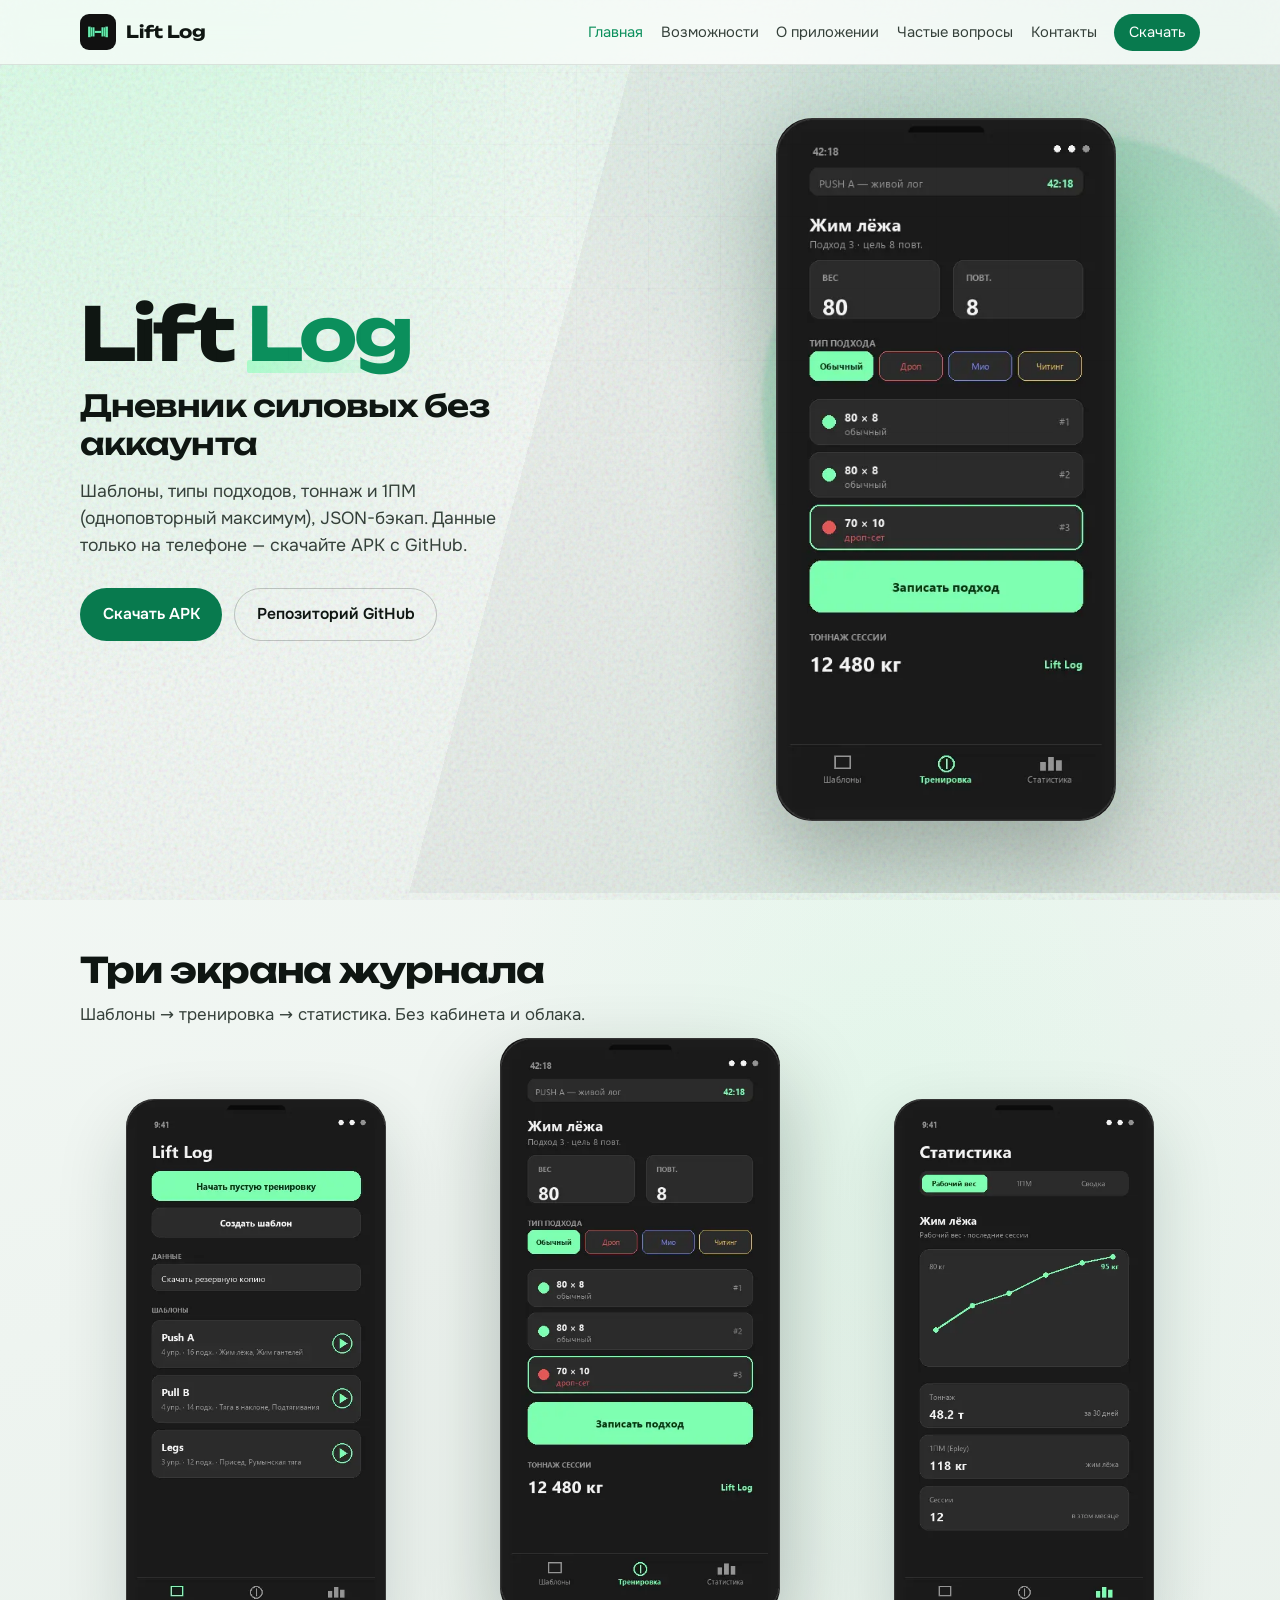
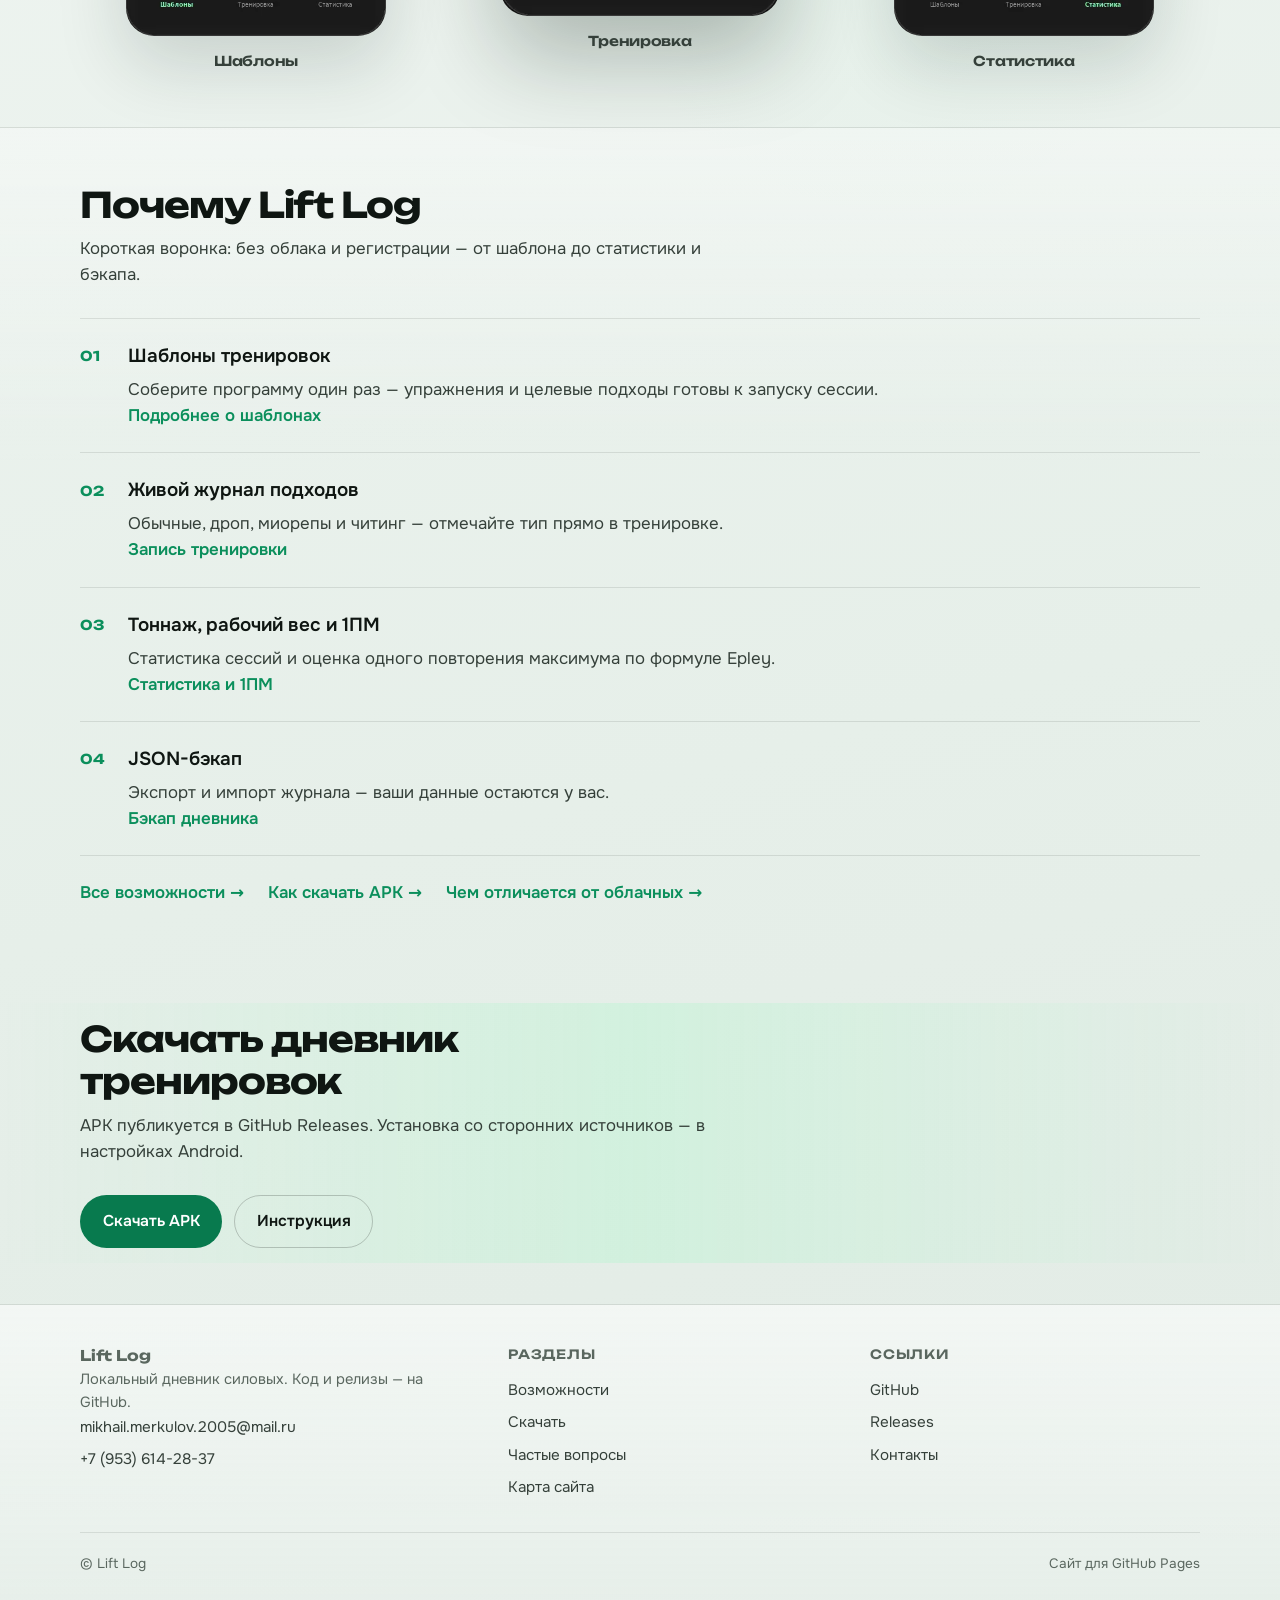
<file: docs/index.html>
<!DOCTYPE html>
<html lang="ru">
<head>
  <meta name="yandex-verification" content="aedbf3e108d39045" />
  <meta charset="utf-8">
  <meta name="viewport" content="width=device-width, initial-scale=1">
  <title>Lift Log — дневник тренировок без аккаунта | скачать APK</title>
  <meta name="description" content="Lift Log — локальный дневник силовых для Android: шаблоны, типы подходов, тоннаж и 1ПМ, JSON-бэкап. Без регистрации. Скачать APK с GitHub.">
  <meta name="keywords" content="дневник тренировок, дневник тренировок приложение, спортивный дневник тренировок, дневник силовых тренировок">
  <link rel="canonical" href="https://gymjournal.mikhail-flain-2005.workers.dev/">
  <meta property="og:title" content="Lift Log — дневник тренировок без аккаунта">
  <meta property="og:description" content="Шаблоны, дроп/мио/читинг, тоннаж и 1ПМ, JSON-бэкап. Данные на телефоне. Скачать APK.">
  <meta property="og:type" content="website">
  <meta property="og:url" content="https://gymjournal.mikhail-flain-2005.workers.dev/">
  <meta property="og:image" content="https://gymjournal.mikhail-flain-2005.workers.dev/assets/screenshot-hero.webp">
  <link rel="icon" href="assets/app_icon.webp" type="image/webp">
  <link rel="preload" href="fonts/onest-cyrillic.woff2" as="font" type="font/woff2" crossorigin>
  <link rel="preload" href="fonts/unbounded-cyrillic.woff2" as="font" type="font/woff2" crossorigin>
  <link rel="preload" href="assets/screenshot-hero.webp" as="image" fetchpriority="high">
  <link rel="stylesheet" href="css/styles.css">

  <!-- Yandex.Metrika counter -->
  <script type="text/javascript">
      (function(m,e,t,r,i,k,a){
          m[i]=m[i]||function(){(m[i].a=m[i].a||[]).push(arguments)};
          m[i].l=1*new Date();
          for (var j = 0; j < document.scripts.length; j++) {if (document.scripts[j].src === r) { return; }}
          k=e.createElement(t),a=e.getElementsByTagName(t)[0],k.async=1,k.src=r,a.parentNode.insertBefore(k,a)
      })(window, document,'script','https://mc.yandex.ru/metrika/tag.js?id=114414257', 'ym');

      ym(114414257, 'init', {ssr:true, webvisor:true, clickmap:true, ecommerce:"dataLayer", referrer: document.referrer, url: location.href, accurateTrackBounce:true, trackLinks:true});
  </script>
  <noscript><div><img src="https://mc.yandex.ru/watch/114414257" style="position:absolute; left:-9999px;" alt="Яндекс.Метрика" /></div></noscript>
  <!-- /Yandex.Metrika counter -->
</head>
<body>
  <a class="skip-link" href="#main">К содержанию</a>
  <header class="site-header">
    <div class="wrap header-inner">
      <a class="logo" href="index.html">
        <img src="assets/app_icon.webp" width="36" height="36" alt="Lift Log">
        Lift Log
      </a>
      <button class="nav-toggle" type="button" aria-expanded="false" aria-controls="site-nav">Меню</button>
      <nav class="nav" id="site-nav" aria-label="Основная навигация">
        <a href="index.html" aria-current="page">Главная</a>
        <a href="vozmozhnosti.html">Возможности</a>
        <a href="o-prilozhenii.html">О приложении</a>
        <a href="faq.html">Частые вопросы</a>
        <a href="kontakty.html">Контакты</a>
        <a class="nav-cta" href="skachat.html">Скачать</a>
      </nav>
    </div>
  </header>

  <main id="main">
    <section class="hero hero--bleed">
      <div class="hero-plane" aria-hidden="true"></div>
      <div class="wrap hero-grid">
        <div class="hero-copy">
          <p class="brand-mark">Lift <span>Log</span></p>
          <h1>Дневник силовых без аккаунта</h1>
          <p class="hero-lead">Шаблоны, типы подходов, тоннаж и 1ПМ (одноповторный максимум), JSON-бэкап. Данные только на телефоне — скачайте APK с GitHub.</p>
          <div class="cta-row">
            <a class="btn btn-primary" href="https://github.com/rev3nt/GymJournal/releases/latest/download/LiftLog.apk">Скачать APK</a>
            <a class="btn btn-secondary" href="https://github.com/rev3nt/GymJournal">Репозиторий GitHub</a>
          </div>
        </div>
        <div class="hero-visual">
          <img
            class="hero-shot"
            src="assets/screenshot-hero.webp"
            width="426"
            height="880"
            alt="Скриншот Lift Log: активная тренировка — жим лёжа, вес, повторы и типы подходов"
            fetchpriority="high"
            decoding="async"
          >
        </div>
      </div>
    </section>

    <section class="section moments">
      <div class="wrap">
        <div class="section-head reveal">
          <h2>Три экрана журнала</h2>
          <p>Шаблоны → тренировка → статистика. Без кабинета и облака.</p>
        </div>
        <div class="shot-row reveal">
          <figure class="shot-card">
            <img src="assets/screenshot-templates.webp" width="426" height="880" alt="Экран шаблонов Lift Log" loading="lazy">
            <figcaption>Шаблоны</figcaption>
          </figure>
          <figure class="shot-card shot-card--offset">
            <img src="assets/screenshot-hero.webp" width="426" height="880" alt="Экран тренировки Lift Log" loading="lazy">
            <figcaption>Тренировка</figcaption>
          </figure>
          <figure class="shot-card">
            <img src="assets/screenshot-stats.webp" width="426" height="880" alt="Экран статистики Lift Log" loading="lazy">
            <figcaption>Статистика</figcaption>
          </figure>
        </div>
      </div>
    </section>

    <section class="section band">
      <div class="wrap">
        <div class="section-head reveal">
          <h2>Почему Lift Log</h2>
          <p>Короткая воронка: без облака и регистрации — от шаблона до статистики и бэкапа.</p>
        </div>
        <ol class="feature-list">
          <li class="reveal">
            <span class="feature-num">01</span>
            <div>
              <h3>Шаблоны тренировок</h3>
              <p>Соберите программу один раз — упражнения и целевые подходы готовы к запуску сессии.</p>
              <a href="shablony.html">Подробнее о шаблонах</a>
            </div>
          </li>
          <li class="reveal">
            <span class="feature-num">02</span>
            <div>
              <h3>Живой журнал подходов</h3>
              <p>Обычные, дроп, миорепы и читинг — отмечайте тип прямо в тренировке.</p>
              <a href="trenirovka.html">Запись тренировки</a>
            </div>
          </li>
          <li class="reveal">
            <span class="feature-num">03</span>
            <div>
              <h3>Тоннаж, рабочий вес и 1ПМ</h3>
              <p>Статистика сессий и оценка одного повторения максимума по формуле Epley.</p>
              <a href="statistika.html">Статистика и 1ПМ</a>
            </div>
          </li>
          <li class="reveal">
            <span class="feature-num">04</span>
            <div>
              <h3>JSON-бэкап</h3>
              <p>Экспорт и импорт журнала — ваши данные остаются у вас.</p>
              <a href="backup.html">Бэкап дневника</a>
            </div>
          </li>
        </ol>
        <div class="link-row reveal">
          <a href="vozmozhnosti.html">Все возможности →</a>
          <a href="skachat.html">Как скачать APK →</a>
          <a href="o-prilozhenii.html">Чем отличается от облачных →</a>
        </div>
      </div>
    </section>

    <section class="section download-strip">
      <div class="wrap reveal">
        <div class="section-head">
          <h2>Скачать дневник тренировок</h2>
          <p>APK публикуется в GitHub Releases. Установка со сторонних источников — в настройках Android.</p>
        </div>
        <div class="cta-row">
          <a class="btn btn-primary" href="https://github.com/rev3nt/GymJournal/releases/latest/download/LiftLog.apk">Скачать APK</a>
          <a class="btn btn-secondary" href="skachat.html">Инструкция</a>
        </div>
      </div>
    </section>
  </main>

  <footer class="site-footer">
    <div class="wrap footer-grid">
      <div>
        <p class="footer-brand">Lift Log</p>
        <p>Локальный дневник силовых. Код и релизы — на GitHub.</p>
        <ul class="footer-links footer-contacts">
          <li><a href="mailto:mikhail.merkulov.2005@mail.ru">mikhail.merkulov.2005@mail.ru</a></li>
          <li><a href="tel:+79536142837">+7 (953) 614-28-37</a></li>
        </ul>
      </div>
      <div>
        <p class="footer-title">Разделы</p>
        <ul class="footer-links">
          <li><a href="vozmozhnosti.html">Возможности</a></li>
          <li><a href="skachat.html">Скачать</a></li>
          <li><a href="faq.html">Частые вопросы</a></li>
          <li><a href="karta-sajta.html">Карта сайта</a></li>
        </ul>
      </div>
      <div>
        <p class="footer-title">Ссылки</p>
        <ul class="footer-links">
          <li><a href="https://github.com/rev3nt/GymJournal">GitHub</a></li>
          <li><a href="https://github.com/rev3nt/GymJournal/releases/latest">Releases</a></li>
          <li><a href="kontakty.html">Контакты</a></li>
        </ul>
      </div>
    </div>
    <div class="wrap footer-bottom">
      <span>© Lift Log</span>
      <span>Сайт для GitHub Pages</span>
    </div>
  </footer>
  <script src="js/main.js" defer></script>
</body>
</html>
</file>
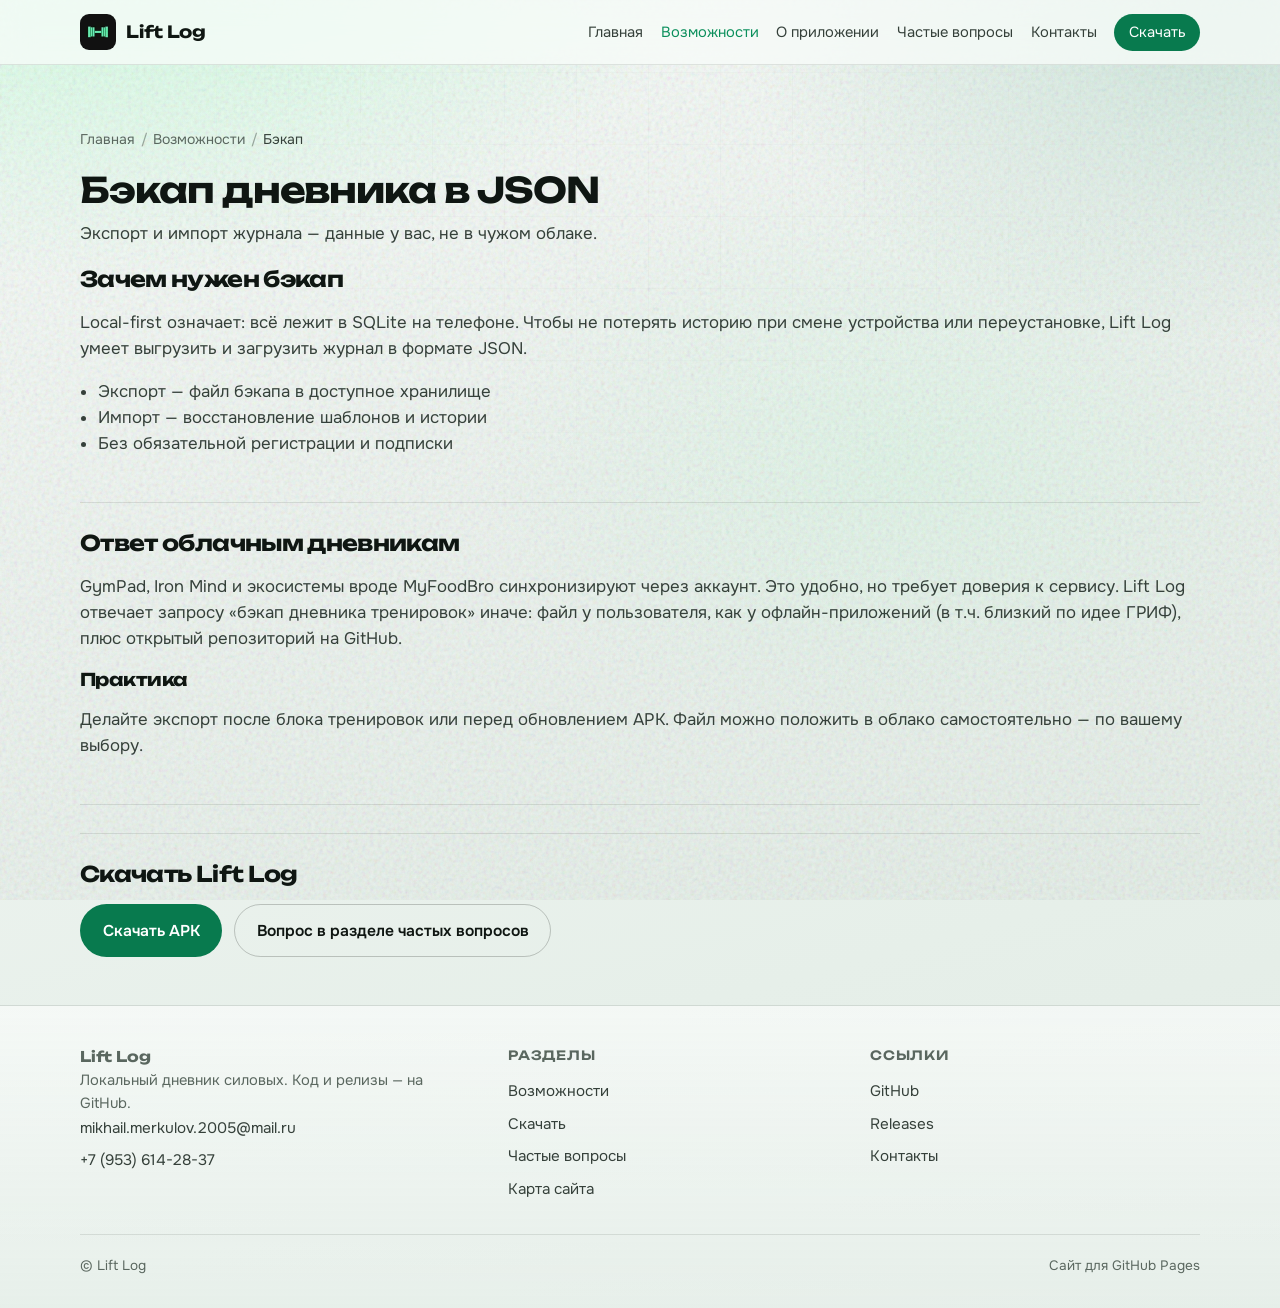
<file: docs/backup.html>
<!DOCTYPE html>
<html lang="ru">
<head>
  <meta charset="utf-8">
  <meta name="viewport" content="width=device-width, initial-scale=1">
  <title>Бэкап дневника тренировок JSON — Lift Log</title>
  <meta name="description" content="Экспорт и импорт дневника тренировок в JSON. Бэкап Lift Log без облака: сохраните журнал на устройство или перенесите на новый телефон.">
  <meta name="keywords" content="бэкап дневника тренировок, экспорт дневника json, импорт тренировок">
  <link rel="canonical" href="https://gymjournal.mikhail-flain-2005.workers.dev/backup.html">
  <meta property="og:title" content="Бэкап дневника тренировок JSON — Lift Log">
  <meta property="og:description" content="Экспорт и импорт дневника тренировок в JSON. Бэкап Lift Log без облака: сохраните журнал на устройство или перенесите на новый телефон.">
  <meta property="og:type" content="website">
  <meta property="og:url" content="https://gymjournal.mikhail-flain-2005.workers.dev/backup.html">
  <meta property="og:image" content="https://gymjournal.mikhail-flain-2005.workers.dev/assets/screenshot-hero.webp">
  <link rel="icon" href="assets/app_icon.webp" type="image/webp">
  <link rel="stylesheet" href="css/styles.css">

  <!-- Yandex.Metrika counter -->
  <script type="text/javascript">
      (function(m,e,t,r,i,k,a){
          m[i]=m[i]||function(){(m[i].a=m[i].a||[]).push(arguments)};
          m[i].l=1*new Date();
          for (var j = 0; j < document.scripts.length; j++) {if (document.scripts[j].src === r) { return; }}
          k=e.createElement(t),a=e.getElementsByTagName(t)[0],k.async=1,k.src=r,a.parentNode.insertBefore(k,a)
      })(window, document,'script','https://mc.yandex.ru/metrika/tag.js?id=114414257', 'ym');

      ym(114414257, 'init', {ssr:true, webvisor:true, clickmap:true, ecommerce:"dataLayer", referrer: document.referrer, url: location.href, accurateTrackBounce:true, trackLinks:true});
  </script>
  <noscript><div><img src="https://mc.yandex.ru/watch/114414257" style="position:absolute; left:-9999px;" alt="Яндекс.Метрика" /></div></noscript>
  <!-- /Yandex.Metrika counter -->
</head>
<body>
  <a class="skip-link" href="#main">К содержанию</a>
  <header class="site-header">
    <div class="wrap header-inner">
      <a class="logo" href="index.html"><img src="assets/app_icon.webp" width="36" height="36" alt="Lift Log"> Lift Log</a>
      <button class="nav-toggle" type="button" aria-expanded="false" aria-controls="site-nav">Меню</button>
      <nav class="nav" id="site-nav" aria-label="Основная навигация">
        <a href="index.html">Главная</a>
        <a href="vozmozhnosti.html" aria-current="page">Возможности</a>
        <a href="o-prilozhenii.html">О приложении</a>
        <a href="faq.html">Частые вопросы</a>
        <a href="kontakty.html">Контакты</a>
        <a class="nav-cta" href="skachat.html">Скачать</a>
      </nav>
    </div>
  </header>

  <main id="main" class="section-tight">
    <div class="wrap page-hero">
      <nav aria-label="Хлебные крошки">
        <ol class="breadcrumbs">
          <li><a href="index.html">Главная</a></li>
          <li><a href="vozmozhnosti.html">Возможности</a></li>
          <li aria-current="page">Бэкап</li>
        </ol>
      </nav>
      <h1 class="page-title">Бэкап дневника в JSON</h1>
      <p class="lede">Экспорт и импорт журнала — данные у вас, не в чужом облаке.</p>
    </div>

    <div class="wrap content">
      <div class="prose-block reveal">
        <h2>Зачем нужен бэкап</h2>
        <p>Local-first означает: всё лежит в SQLite на телефоне. Чтобы не потерять историю при смене устройства или переустановке, Lift Log умеет выгрузить и загрузить журнал в формате JSON.</p>
        <ul>
          <li>Экспорт — файл бэкапа в доступное хранилище</li>
          <li>Импорт — восстановление шаблонов и истории</li>
          <li>Без обязательной регистрации и подписки</li>
        </ul>
      </div>
      <div class="prose-block reveal">
        <h2>Ответ облачным дневникам</h2>
        <p>GymPad, Iron Mind и экосистемы вроде MyFoodBro синхронизируют через аккаунт. Это удобно, но требует доверия к сервису. Lift Log отвечает запросу «бэкап дневника тренировок» иначе: файл у пользователя, как у офлайн-приложений (в т.ч. близкий по идее ГРИФ), плюс открытый репозиторий на GitHub.</p>
        <h3>Практика</h3>
        <p>Делайте экспорт после блока тренировок или перед обновлением APK. Файл можно положить в облако самостоятельно — по вашему выбору.</p>
      </div>
      <div class="cta-band reveal">
        <h2>Скачать Lift Log</h2>
        <div class="cta-row">
          <a class="btn btn-primary" href="https://github.com/rev3nt/GymJournal/releases/latest/download/LiftLog.apk">Скачать APK</a>
          <a class="btn btn-secondary" href="faq.html#backup">Вопрос в разделе частых вопросов</a>
        </div>
      </div>
    </div>
  </main>

  <footer class="site-footer">
    <div class="wrap footer-grid">
      <div>
        <p class="footer-brand">Lift Log</p>
        <p>Локальный дневник силовых. Код и релизы — на GitHub.</p>
        <ul class="footer-links footer-contacts">
          <li><a href="mailto:mikhail.merkulov.2005@mail.ru">mikhail.merkulov.2005@mail.ru</a></li>
          <li><a href="tel:+79536142837">+7 (953) 614-28-37</a></li>
        </ul>
      </div>
      <div>
        <p class="footer-title">Разделы</p>
        <ul class="footer-links">
          <li><a href="vozmozhnosti.html">Возможности</a></li>
          <li><a href="skachat.html">Скачать</a></li>
          <li><a href="faq.html">Частые вопросы</a></li>
          <li><a href="karta-sajta.html">Карта сайта</a></li>
        </ul>
      </div>
      <div>
        <p class="footer-title">Ссылки</p>
        <ul class="footer-links">
          <li><a href="https://github.com/rev3nt/GymJournal">GitHub</a></li>
          <li><a href="https://github.com/rev3nt/GymJournal/releases/latest">Releases</a></li>
          <li><a href="kontakty.html">Контакты</a></li>
        </ul>
      </div>
    </div>
    <div class="wrap footer-bottom">
      <span>© Lift Log</span>
      <span>Сайт для GitHub Pages</span>
    </div>
  </footer>
  <script src="js/main.js" defer></script>
</body>
</html>
</file>
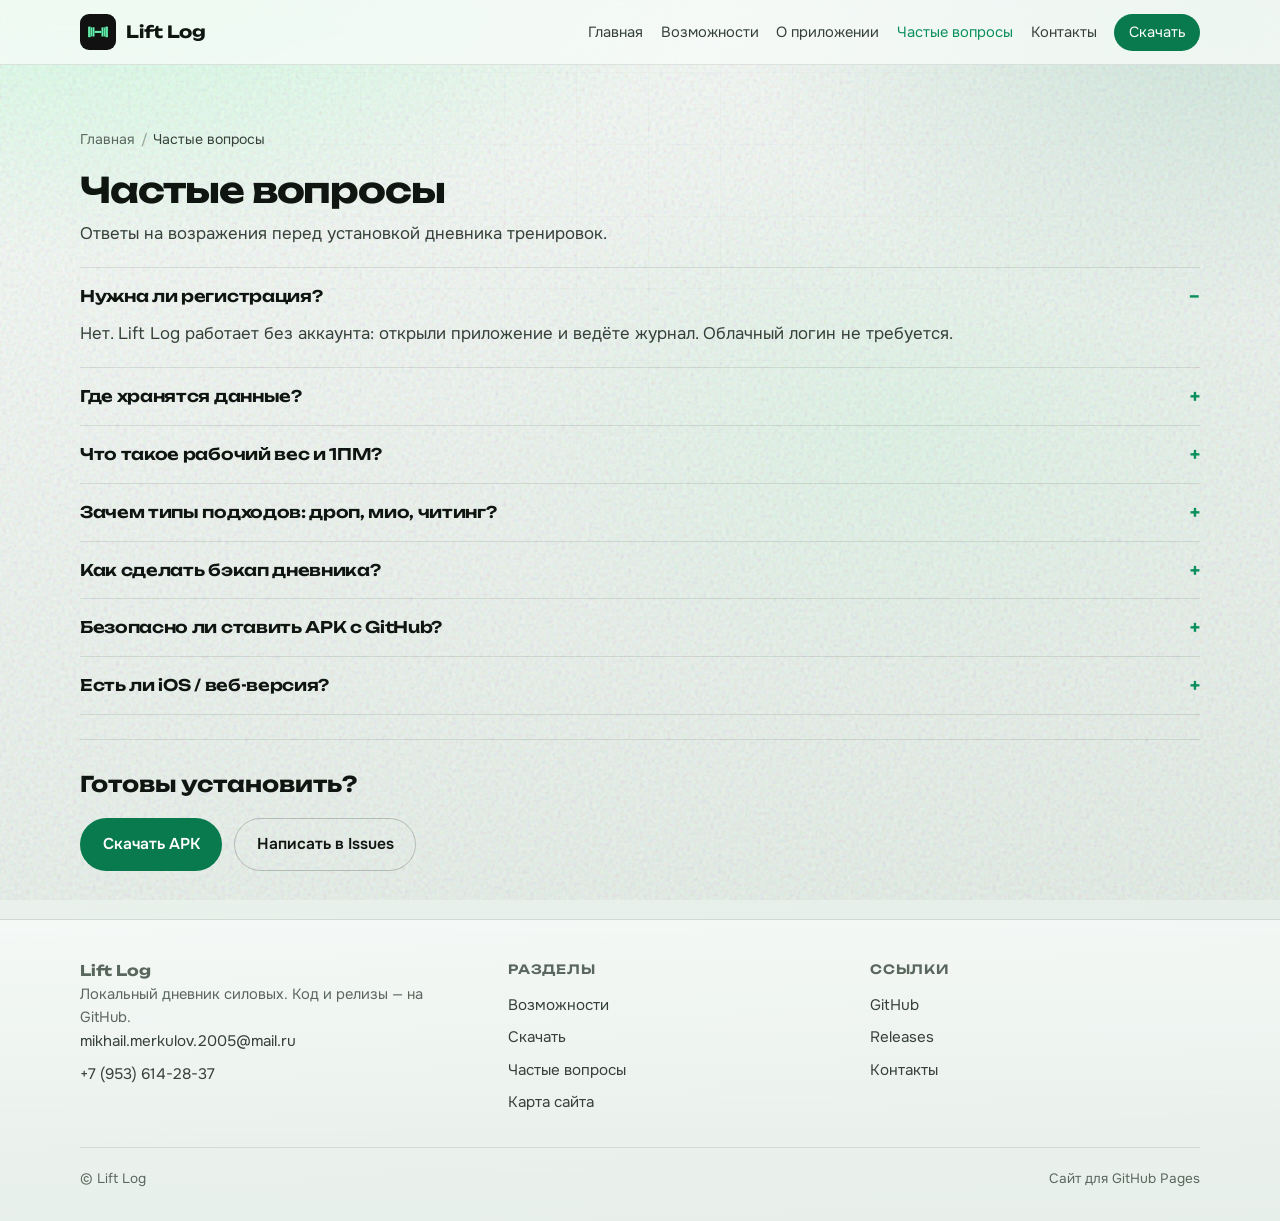
<file: docs/faq.html>
<!DOCTYPE html>
<html lang="ru">
<head>
  <meta charset="utf-8">
  <meta name="viewport" content="width=device-width, initial-scale=1">
  <title>Частые вопросы — Lift Log дневник тренировок</title>
  <meta name="description" content="Частые вопросы о Lift Log: без регистрации, где хранятся данные, рабочий вес и 1ПМ Epley, дроп-сеты, бэкап JSON и установка APK на Android.">
  <meta name="keywords" content="дневник тренировок как вести, как правильно вести дневник тренировок, как начать вести дневник тренировок">
  <link rel="canonical" href="https://gymjournal.mikhail-flain-2005.workers.dev/faq.html">
  <meta property="og:title" content="Частые вопросы — Lift Log дневник тренировок">
  <meta property="og:description" content="Частые вопросы о Lift Log: без регистрации, где хранятся данные, рабочий вес и 1ПМ Epley, дроп-сеты, бэкап JSON и установка APK на Android.">
  <meta property="og:type" content="website">
  <meta property="og:url" content="https://gymjournal.mikhail-flain-2005.workers.dev/faq.html">
  <meta property="og:image" content="https://gymjournal.mikhail-flain-2005.workers.dev/assets/screenshot-hero.webp">
  <link rel="icon" href="assets/app_icon.webp" type="image/webp">
  <link rel="stylesheet" href="css/styles.css">

  <!-- Yandex.Metrika counter -->
  <script type="text/javascript">
      (function(m,e,t,r,i,k,a){
          m[i]=m[i]||function(){(m[i].a=m[i].a||[]).push(arguments)};
          m[i].l=1*new Date();
          for (var j = 0; j < document.scripts.length; j++) {if (document.scripts[j].src === r) { return; }}
          k=e.createElement(t),a=e.getElementsByTagName(t)[0],k.async=1,k.src=r,a.parentNode.insertBefore(k,a)
      })(window, document,'script','https://mc.yandex.ru/metrika/tag.js?id=114414257', 'ym');

      ym(114414257, 'init', {ssr:true, webvisor:true, clickmap:true, ecommerce:"dataLayer", referrer: document.referrer, url: location.href, accurateTrackBounce:true, trackLinks:true});
  </script>
  <noscript><div><img src="https://mc.yandex.ru/watch/114414257" style="position:absolute; left:-9999px;" alt="Яндекс.Метрика" /></div></noscript>
  <!-- /Yandex.Metrika counter -->
</head>
<body>
  <a class="skip-link" href="#main">К содержанию</a>
  <header class="site-header">
    <div class="wrap header-inner">
      <a class="logo" href="index.html"><img src="assets/app_icon.webp" width="36" height="36" alt="Lift Log"> Lift Log</a>
      <button class="nav-toggle" type="button" aria-expanded="false" aria-controls="site-nav">Меню</button>
      <nav class="nav" id="site-nav" aria-label="Основная навигация">
        <a href="index.html">Главная</a>
        <a href="vozmozhnosti.html">Возможности</a>
        <a href="o-prilozhenii.html">О приложении</a>
        <a href="faq.html" aria-current="page">Частые вопросы</a>
        <a href="kontakty.html">Контакты</a>
        <a class="nav-cta" href="skachat.html">Скачать</a>
      </nav>
    </div>
  </header>

  <main id="main" class="section-tight">
    <div class="wrap page-hero">
      <nav aria-label="Хлебные крошки">
        <ol class="breadcrumbs">
          <li><a href="index.html">Главная</a></li>
          <li aria-current="page">Частые вопросы</li>
        </ol>
      </nav>
      <h1 class="page-title">Частые вопросы</h1>
      <p class="lede">Ответы на возражения перед установкой дневника тренировок.</p>
    </div>

    <div class="wrap content faq reveal">
      <details id="account" open>
        <summary>Нужна ли регистрация?</summary>
        <p>Нет. Lift Log работает без аккаунта: открыли приложение и ведёте журнал. Облачный логин не требуется.</p>
      </details>
      <details id="data">
        <summary>Где хранятся данные?</summary>
        <p>Локально на устройстве (SQLite через Drift). Сервер приложения данные не собирает. Для переноса используйте <a href="backup.html">экспорт JSON</a>.</p>
      </details>
      <details id="1pm">
        <summary>Что такое рабочий вес и 1ПМ?</summary>
        <p><strong>Рабочий вес</strong> — вес, который чаще всего встречается среди обычных подходов упражнения в сессии (при ничьих — больший / более поздний). <strong>1ПМ</strong> — оценка одного повторения максимума по формуле Epley. Подробнее на странице <a href="statistika.html">статистики</a>.</p>
      </details>
      <details id="drop">
        <summary>Зачем типы подходов: дроп, мио, читинг?</summary>
        <p>Чтобы не смешивать «чистые» рабочие сеты с дропами и помощью. Статистика рабочего веса опирается на обычные подходы; типы помогают честно логировать методику.</p>
      </details>
      <details id="backup">
        <summary>Как сделать бэкап дневника?</summary>
        <p>Экспортируйте журнал в JSON из приложения и сохраните файл. На новом телефоне — импорт. См. <a href="backup.html">бэкап</a>.</p>
      </details>
      <details id="install">
        <summary>Безопасно ли ставить APK с GitHub?</summary>
        <p>Релизы публикуются в официальном репозитории <a href="https://github.com/rev3nt/GymJournal">rev3nt/GymJournal</a>. Android предупредит о установке со стороннего источника — это нормально для APK вне магазина. Сверяйте URL репозитория.</p>
      </details>
      <details>
        <summary>Есть ли iOS / веб-версия?</summary>
        <p>Основной канал распространения сейчас — Android APK. Код на Flutter; веб/десктоп не позиционируются как продуктовый релиз витрины.</p>
      </details>
    </div>

    <div class="wrap cta-band reveal">
      <h2>Готовы установить?</h2>
      <div class="cta-row">
        <a class="btn btn-primary" href="https://github.com/rev3nt/GymJournal/releases/latest/download/LiftLog.apk">Скачать APK</a>
        <a class="btn btn-secondary" href="kontakty.html">Написать в Issues</a>
      </div>
    </div>
  </main>

  <footer class="site-footer">
    <div class="wrap footer-grid">
      <div>
        <p class="footer-brand">Lift Log</p>
        <p>Локальный дневник силовых. Код и релизы — на GitHub.</p>
        <ul class="footer-links footer-contacts">
          <li><a href="mailto:mikhail.merkulov.2005@mail.ru">mikhail.merkulov.2005@mail.ru</a></li>
          <li><a href="tel:+79536142837">+7 (953) 614-28-37</a></li>
        </ul>
      </div>
      <div>
        <p class="footer-title">Разделы</p>
        <ul class="footer-links">
          <li><a href="vozmozhnosti.html">Возможности</a></li>
          <li><a href="skachat.html">Скачать</a></li>
          <li><a href="faq.html">Частые вопросы</a></li>
          <li><a href="karta-sajta.html">Карта сайта</a></li>
        </ul>
      </div>
      <div>
        <p class="footer-title">Ссылки</p>
        <ul class="footer-links">
          <li><a href="https://github.com/rev3nt/GymJournal">GitHub</a></li>
          <li><a href="https://github.com/rev3nt/GymJournal/releases/latest">Releases</a></li>
          <li><a href="kontakty.html">Контакты</a></li>
        </ul>
      </div>
    </div>
    <div class="wrap footer-bottom">
      <span>© Lift Log</span>
      <span>Сайт для GitHub Pages</span>
    </div>
  </footer>
  <script src="js/main.js" defer></script>
</body>
</html>
</file>
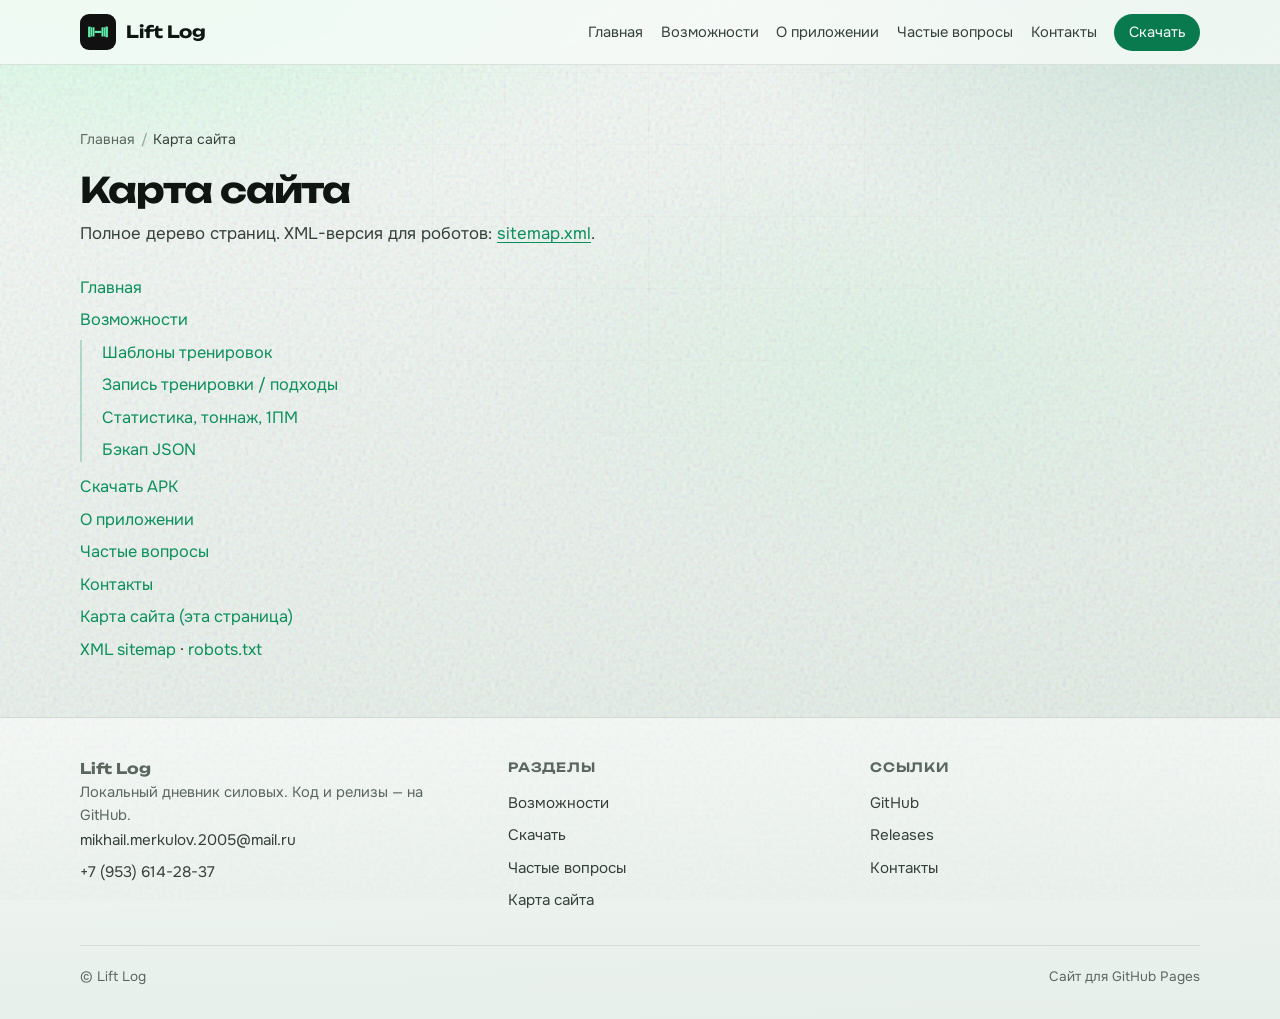
<file: docs/karta-sajta.html>
<!DOCTYPE html>
<html lang="ru">
<head>
  <meta charset="utf-8">
  <meta name="viewport" content="width=device-width, initial-scale=1">
  <title>Карта сайта — Lift Log</title>
  <meta name="description" content="HTML-карта сайта Lift Log: все страницы витрины дневника тренировок для навигации пользователей и поисковых систем.">
  <meta name="keywords" content="карта сайта, дневник тренировок lift log">
  <link rel="canonical" href="https://gymjournal.mikhail-flain-2005.workers.dev/karta-sajta.html">
  <meta property="og:title" content="Карта сайта — Lift Log">
  <meta property="og:description" content="HTML-карта сайта Lift Log: все страницы витрины дневника тренировок для навигации пользователей и поисковых систем.">
  <meta property="og:type" content="website">
  <meta property="og:url" content="https://gymjournal.mikhail-flain-2005.workers.dev/karta-sajta.html">
  <meta property="og:image" content="https://gymjournal.mikhail-flain-2005.workers.dev/assets/screenshot-hero.webp">
  <link rel="icon" href="assets/app_icon.webp" type="image/webp">
  <link rel="stylesheet" href="css/styles.css">

  <!-- Yandex.Metrika counter -->
  <script type="text/javascript">
      (function(m,e,t,r,i,k,a){
          m[i]=m[i]||function(){(m[i].a=m[i].a||[]).push(arguments)};
          m[i].l=1*new Date();
          for (var j = 0; j < document.scripts.length; j++) {if (document.scripts[j].src === r) { return; }}
          k=e.createElement(t),a=e.getElementsByTagName(t)[0],k.async=1,k.src=r,a.parentNode.insertBefore(k,a)
      })(window, document,'script','https://mc.yandex.ru/metrika/tag.js?id=114414257', 'ym');

      ym(114414257, 'init', {ssr:true, webvisor:true, clickmap:true, ecommerce:"dataLayer", referrer: document.referrer, url: location.href, accurateTrackBounce:true, trackLinks:true});
  </script>
  <noscript><div><img src="https://mc.yandex.ru/watch/114414257" style="position:absolute; left:-9999px;" alt="Яндекс.Метрика" /></div></noscript>
  <!-- /Yandex.Metrika counter -->
</head>
<body>
  <a class="skip-link" href="#main">К содержанию</a>
  <header class="site-header">
    <div class="wrap header-inner">
      <a class="logo" href="index.html"><img src="assets/app_icon.webp" width="36" height="36" alt="Lift Log"> Lift Log</a>
      <button class="nav-toggle" type="button" aria-expanded="false" aria-controls="site-nav">Меню</button>
      <nav class="nav" id="site-nav" aria-label="Основная навигация">
        <a href="index.html">Главная</a>
        <a href="vozmozhnosti.html">Возможности</a>
        <a href="o-prilozhenii.html">О приложении</a>
        <a href="faq.html">Частые вопросы</a>
        <a href="kontakty.html">Контакты</a>
        <a class="nav-cta" href="skachat.html">Скачать</a>
      </nav>
    </div>
  </header>

  <main id="main" class="section-tight">
    <div class="wrap page-hero">
      <nav aria-label="Хлебные крошки">
        <ol class="breadcrumbs">
          <li><a href="index.html">Главная</a></li>
          <li aria-current="page">Карта сайта</li>
        </ol>
      </nav>
      <h1 class="page-title">Карта сайта</h1>
      <p class="lede">Полное дерево страниц. XML-версия для роботов: <a href="sitemap.xml">sitemap.xml</a>.</p>
    </div>

    <div class="wrap reveal">
      <ul class="sitemap-tree">
        <li><a href="index.html">Главная</a></li>
        <li>
          <a href="vozmozhnosti.html">Возможности</a>
          <ul>
            <li><a href="shablony.html">Шаблоны тренировок</a></li>
            <li><a href="trenirovka.html">Запись тренировки / подходы</a></li>
            <li><a href="statistika.html">Статистика, тоннаж, 1ПМ</a></li>
            <li><a href="backup.html">Бэкап JSON</a></li>
          </ul>
        </li>
        <li><a href="skachat.html">Скачать APK</a></li>
        <li><a href="o-prilozhenii.html">О приложении</a></li>
        <li><a href="faq.html">Частые вопросы</a></li>
        <li><a href="kontakty.html">Контакты</a></li>
        <li><a href="karta-sajta.html">Карта сайта (эта страница)</a></li>
        <li><a href="sitemap.xml">XML sitemap</a> · <a href="robots.txt">robots.txt</a></li>
      </ul>
    </div>
  </main>

  <footer class="site-footer">
    <div class="wrap footer-grid">
      <div>
        <p class="footer-brand">Lift Log</p>
        <p>Локальный дневник силовых. Код и релизы — на GitHub.</p>
        <ul class="footer-links footer-contacts">
          <li><a href="mailto:mikhail.merkulov.2005@mail.ru">mikhail.merkulov.2005@mail.ru</a></li>
          <li><a href="tel:+79536142837">+7 (953) 614-28-37</a></li>
        </ul>
      </div>
      <div>
        <p class="footer-title">Разделы</p>
        <ul class="footer-links">
          <li><a href="vozmozhnosti.html">Возможности</a></li>
          <li><a href="skachat.html">Скачать</a></li>
          <li><a href="faq.html">Частые вопросы</a></li>
          <li><a href="karta-sajta.html">Карта сайта</a></li>
        </ul>
      </div>
      <div>
        <p class="footer-title">Ссылки</p>
        <ul class="footer-links">
          <li><a href="https://github.com/rev3nt/GymJournal">GitHub</a></li>
          <li><a href="https://github.com/rev3nt/GymJournal/releases/latest">Releases</a></li>
          <li><a href="kontakty.html">Контакты</a></li>
        </ul>
      </div>
    </div>
    <div class="wrap footer-bottom">
      <span>© Lift Log</span>
      <span>Сайт для GitHub Pages</span>
    </div>
  </footer>
  <script src="js/main.js" defer></script>
</body>
</html>
</file>
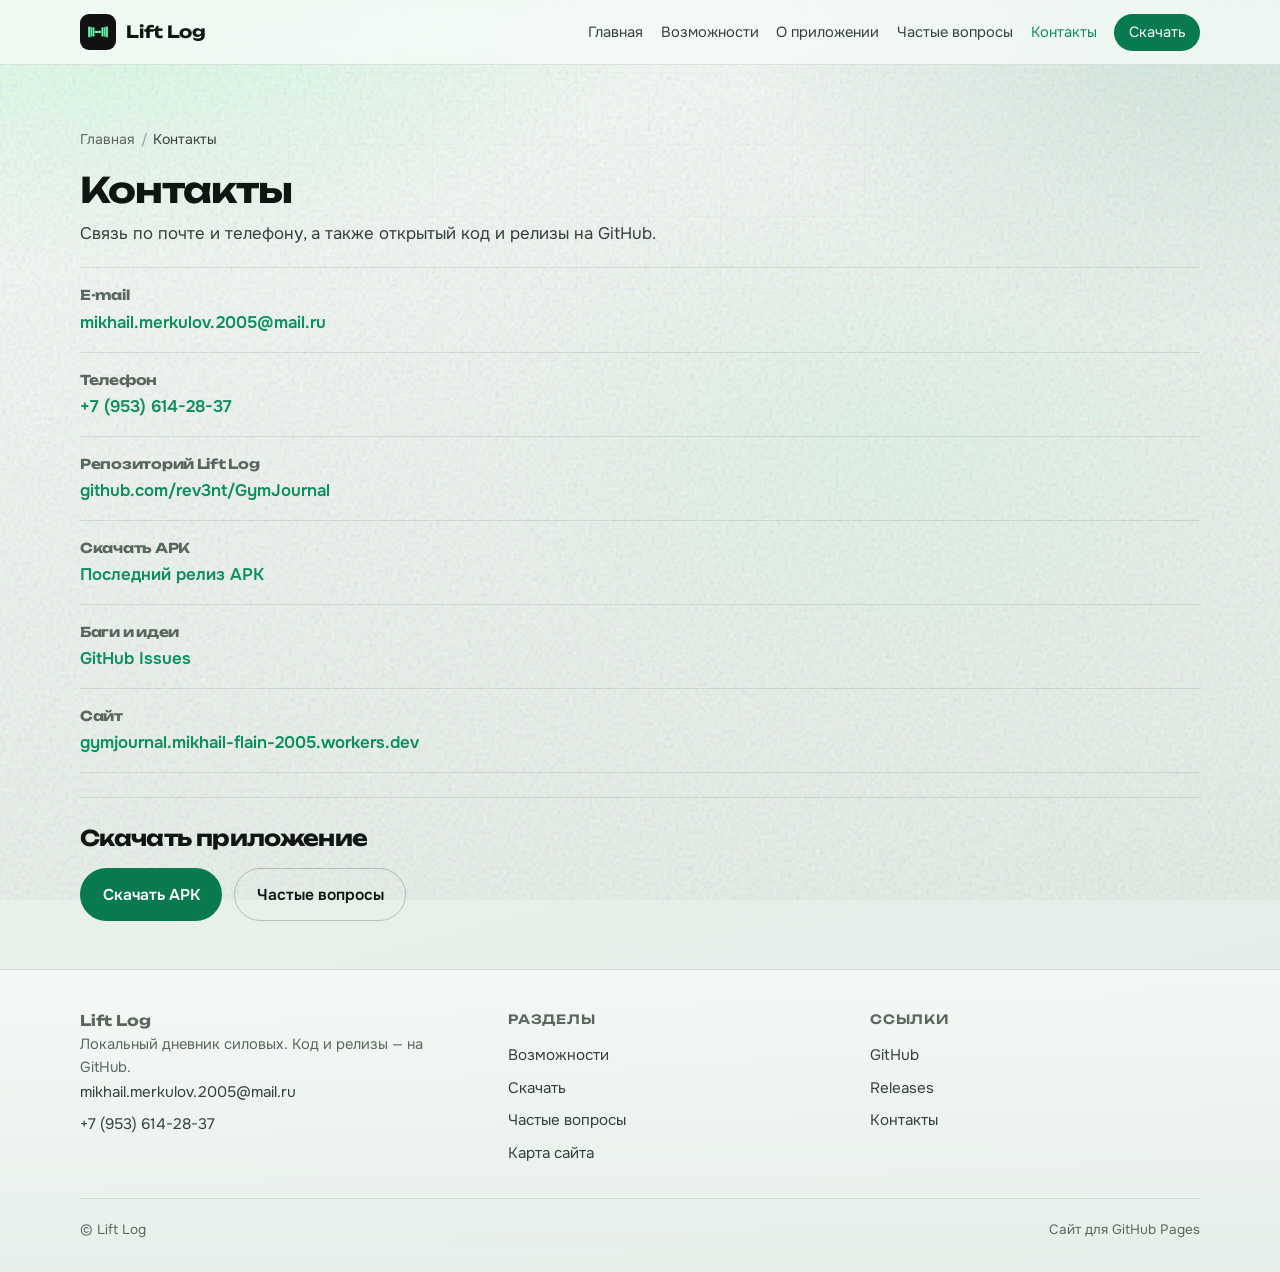
<file: docs/kontakty.html>
<!DOCTYPE html>
<html lang="ru">
<head>
  <meta charset="utf-8">
  <meta name="viewport" content="width=device-width, initial-scale=1">
  <title>Контакты Lift Log — почта, телефон и GitHub</title>
  <meta name="description" content="Контакты Lift Log: e-mail, телефон, репозиторий GitHub, Issues и релизы APK. Напишите на почту или по телефону, а вопросы по коду оставьте в Issues.">
  <meta name="keywords" content="контакты lift log, связь с разработчиком дневника тренировок">
  <link rel="canonical" href="https://gymjournal.mikhail-flain-2005.workers.dev/kontakty.html">
  <meta property="og:title" content="Контакты Lift Log — почта, телефон и GitHub">
  <meta property="og:description" content="Контакты Lift Log: e-mail, телефон, репозиторий GitHub, Issues и релизы APK. Напишите на почту или по телефону, а вопросы по коду оставьте в Issues.">
  <meta property="og:type" content="website">
  <meta property="og:url" content="https://gymjournal.mikhail-flain-2005.workers.dev/kontakty.html">
  <meta property="og:image" content="https://gymjournal.mikhail-flain-2005.workers.dev/assets/screenshot-hero.webp">
  <link rel="icon" href="assets/app_icon.webp" type="image/webp">
  <link rel="stylesheet" href="css/styles.css">

  <!-- Yandex.Metrika counter -->
  <script type="text/javascript">
      (function(m,e,t,r,i,k,a){
          m[i]=m[i]||function(){(m[i].a=m[i].a||[]).push(arguments)};
          m[i].l=1*new Date();
          for (var j = 0; j < document.scripts.length; j++) {if (document.scripts[j].src === r) { return; }}
          k=e.createElement(t),a=e.getElementsByTagName(t)[0],k.async=1,k.src=r,a.parentNode.insertBefore(k,a)
      })(window, document,'script','https://mc.yandex.ru/metrika/tag.js?id=114414257', 'ym');

      ym(114414257, 'init', {ssr:true, webvisor:true, clickmap:true, ecommerce:"dataLayer", referrer: document.referrer, url: location.href, accurateTrackBounce:true, trackLinks:true});
  </script>
  <noscript><div><img src="https://mc.yandex.ru/watch/114414257" style="position:absolute; left:-9999px;" alt="Яндекс.Метрика" /></div></noscript>
  <!-- /Yandex.Metrika counter -->
</head>
<body>
  <a class="skip-link" href="#main">К содержанию</a>
  <header class="site-header">
    <div class="wrap header-inner">
      <a class="logo" href="index.html"><img src="assets/app_icon.webp" width="36" height="36" alt="Lift Log"> Lift Log</a>
      <button class="nav-toggle" type="button" aria-expanded="false" aria-controls="site-nav">Меню</button>
      <nav class="nav" id="site-nav" aria-label="Основная навигация">
        <a href="index.html">Главная</a>
        <a href="vozmozhnosti.html">Возможности</a>
        <a href="o-prilozhenii.html">О приложении</a>
        <a href="faq.html">Частые вопросы</a>
        <a href="kontakty.html" aria-current="page">Контакты</a>
        <a class="nav-cta" href="skachat.html">Скачать</a>
      </nav>
    </div>
  </header>

  <main id="main" class="section-tight">
    <div class="wrap page-hero">
      <nav aria-label="Хлебные крошки">
        <ol class="breadcrumbs">
          <li><a href="index.html">Главная</a></li>
          <li aria-current="page">Контакты</li>
        </ol>
      </nav>
      <h1 class="page-title">Контакты</h1>
      <p class="lede">Связь по почте и телефону, а также открытый код и релизы на GitHub.</p>
    </div>

    <div class="wrap content reveal">
      <ul class="contact-list">
        <li>
          <strong>E-mail</strong>
          <a href="mailto:mikhail.merkulov.2005@mail.ru">mikhail.merkulov.2005@mail.ru</a>
        </li>
        <li>
          <strong>Телефон</strong>
          <a href="tel:+79536142837">+7 (953) 614-28-37</a>
        </li>
        <li>
          <strong>Репозиторий Lift Log</strong>
          <a href="https://github.com/rev3nt/GymJournal">github.com/rev3nt/GymJournal</a>
        </li>
        <li>
          <strong>Скачать APK</strong>
          <a href="https://github.com/rev3nt/GymJournal/releases/latest">Последний релиз APK</a>
        </li>
        <li>
          <strong>Баги и идеи</strong>
          <a href="https://github.com/rev3nt/GymJournal/issues">GitHub Issues</a>
        </li>
        <li>
          <strong>Сайт</strong>
          <a href="https://gymjournal.mikhail-flain-2005.workers.dev/">gymjournal.mikhail-flain-2005.workers.dev</a>
        </li>
      </ul>
      <div class="cta-band">
        <h2>Скачать приложение</h2>
        <div class="cta-row">
          <a class="btn btn-primary" href="https://github.com/rev3nt/GymJournal/releases/latest/download/LiftLog.apk">Скачать APK</a>
          <a class="btn btn-secondary" href="faq.html">Частые вопросы</a>
        </div>
      </div>
    </div>
  </main>

  <footer class="site-footer">
    <div class="wrap footer-grid">
      <div>
        <p class="footer-brand">Lift Log</p>
        <p>Локальный дневник силовых. Код и релизы — на GitHub.</p>
        <ul class="footer-links footer-contacts">
          <li><a href="mailto:mikhail.merkulov.2005@mail.ru">mikhail.merkulov.2005@mail.ru</a></li>
          <li><a href="tel:+79536142837">+7 (953) 614-28-37</a></li>
        </ul>
      </div>
      <div>
        <p class="footer-title">Разделы</p>
        <ul class="footer-links">
          <li><a href="vozmozhnosti.html">Возможности</a></li>
          <li><a href="skachat.html">Скачать</a></li>
          <li><a href="faq.html">Частые вопросы</a></li>
          <li><a href="karta-sajta.html">Карта сайта</a></li>
        </ul>
      </div>
      <div>
        <p class="footer-title">Ссылки</p>
        <ul class="footer-links">
          <li><a href="https://github.com/rev3nt/GymJournal">GitHub</a></li>
          <li><a href="https://github.com/rev3nt/GymJournal/releases/latest">Releases</a></li>
          <li><a href="kontakty.html">Контакты</a></li>
        </ul>
      </div>
    </div>
    <div class="wrap footer-bottom">
      <span>© Lift Log</span>
      <span>Сайт для GitHub Pages</span>
    </div>
  </footer>
  <script src="js/main.js" defer></script>
</body>
</html>
</file>
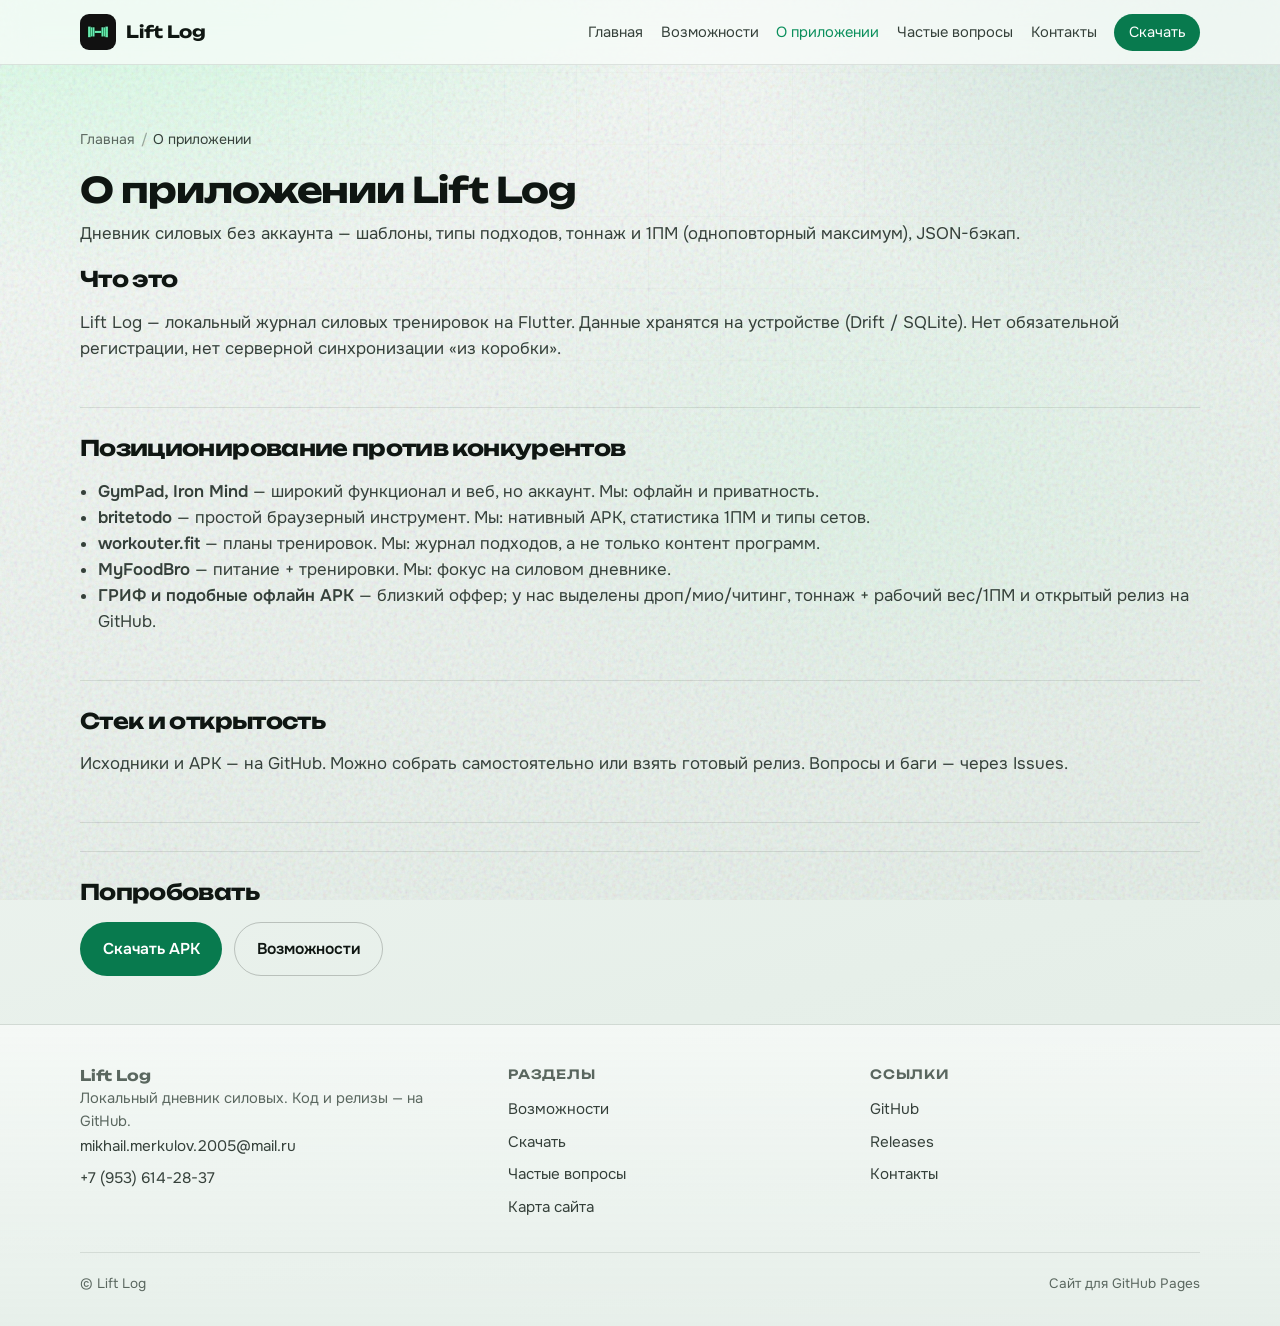
<file: docs/o-prilozhenii.html>
<!DOCTYPE html>
<html lang="ru">
<head>
  <meta charset="utf-8">
  <meta name="viewport" content="width=device-width, initial-scale=1">
  <title>О приложении Lift Log — дневник тренировок без регистрации</title>
  <meta name="description" content="О Lift Log: локальный журнал силовых на Flutter. Без аккаунта и облака — в отличие от GymPad, Iron Mind и браузерных дневников. Открытый код на GitHub.">
  <meta name="keywords" content="дневник тренировок без регистрации, локальный дневник тренировок, lift log">
  <link rel="canonical" href="https://gymjournal.mikhail-flain-2005.workers.dev/o-prilozhenii.html">
  <meta property="og:title" content="О приложении Lift Log — дневник тренировок без регистрации">
  <meta property="og:description" content="О Lift Log: локальный журнал силовых на Flutter. Без аккаунта и облака — в отличие от GymPad, Iron Mind и браузерных дневников. Открытый код на GitHub.">
  <meta property="og:type" content="website">
  <meta property="og:url" content="https://gymjournal.mikhail-flain-2005.workers.dev/o-prilozhenii.html">
  <meta property="og:image" content="https://gymjournal.mikhail-flain-2005.workers.dev/assets/screenshot-hero.webp">
  <link rel="icon" href="assets/app_icon.webp" type="image/webp">
  <link rel="stylesheet" href="css/styles.css">

  <!-- Yandex.Metrika counter -->
  <script type="text/javascript">
      (function(m,e,t,r,i,k,a){
          m[i]=m[i]||function(){(m[i].a=m[i].a||[]).push(arguments)};
          m[i].l=1*new Date();
          for (var j = 0; j < document.scripts.length; j++) {if (document.scripts[j].src === r) { return; }}
          k=e.createElement(t),a=e.getElementsByTagName(t)[0],k.async=1,k.src=r,a.parentNode.insertBefore(k,a)
      })(window, document,'script','https://mc.yandex.ru/metrika/tag.js?id=114414257', 'ym');

      ym(114414257, 'init', {ssr:true, webvisor:true, clickmap:true, ecommerce:"dataLayer", referrer: document.referrer, url: location.href, accurateTrackBounce:true, trackLinks:true});
  </script>
  <noscript><div><img src="https://mc.yandex.ru/watch/114414257" style="position:absolute; left:-9999px;" alt="Яндекс.Метрика" /></div></noscript>
  <!-- /Yandex.Metrika counter -->
</head>
<body>
  <a class="skip-link" href="#main">К содержанию</a>
  <header class="site-header">
    <div class="wrap header-inner">
      <a class="logo" href="index.html"><img src="assets/app_icon.webp" width="36" height="36" alt="Lift Log"> Lift Log</a>
      <button class="nav-toggle" type="button" aria-expanded="false" aria-controls="site-nav">Меню</button>
      <nav class="nav" id="site-nav" aria-label="Основная навигация">
        <a href="index.html">Главная</a>
        <a href="vozmozhnosti.html">Возможности</a>
        <a href="o-prilozhenii.html" aria-current="page">О приложении</a>
        <a href="faq.html">Частые вопросы</a>
        <a href="kontakty.html">Контакты</a>
        <a class="nav-cta" href="skachat.html">Скачать</a>
      </nav>
    </div>
  </header>

  <main id="main" class="section-tight">
    <div class="wrap page-hero">
      <nav aria-label="Хлебные крошки">
        <ol class="breadcrumbs">
          <li><a href="index.html">Главная</a></li>
          <li aria-current="page">О приложении</li>
        </ol>
      </nav>
      <h1 class="page-title">О приложении Lift Log</h1>
      <p class="lede">Дневник силовых без аккаунта — шаблоны, типы подходов, тоннаж и 1ПМ (одноповторный максимум), JSON-бэкап.</p>
    </div>

    <div class="wrap content">
      <div class="prose-block reveal">
        <h2>Что это</h2>
        <p>Lift Log — локальный журнал силовых тренировок на Flutter. Данные хранятся на устройстве (Drift / SQLite). Нет обязательной регистрации, нет серверной синхронизации «из коробки».</p>
      </div>
      <div class="prose-block reveal">
        <h2>Позиционирование против конкурентов</h2>
        <ul>
          <li><strong>GymPad, Iron Mind</strong> — широкий функционал и веб, но аккаунт. Мы: офлайн и приватность.</li>
          <li><strong>britetodo</strong> — простой браузерный инструмент. Мы: нативный APK, статистика 1ПМ и типы сетов.</li>
          <li><strong>workouter.fit</strong> — планы тренировок. Мы: журнал подходов, а не только контент программ.</li>
          <li><strong>MyFoodBro</strong> — питание + тренировки. Мы: фокус на силовом дневнике.</li>
          <li><strong>ГРИФ и подобные офлайн APK</strong> — близкий оффер; у нас выделены дроп/мио/читинг, тоннаж + рабочий вес/1ПМ и открытый релиз на GitHub.</li>
        </ul>
      </div>
      <div class="prose-block reveal">
        <h2>Стек и открытость</h2>
        <p>Исходники и APK — на GitHub. Можно собрать самостоятельно или взять готовый релиз. Вопросы и баги — через Issues.</p>
      </div>
      <div class="cta-band reveal">
        <h2>Попробовать</h2>
        <div class="cta-row">
          <a class="btn btn-primary" href="https://github.com/rev3nt/GymJournal/releases/latest/download/LiftLog.apk">Скачать APK</a>
          <a class="btn btn-secondary" href="vozmozhnosti.html">Возможности</a>
        </div>
      </div>
    </div>
  </main>

  <footer class="site-footer">
    <div class="wrap footer-grid">
      <div>
        <p class="footer-brand">Lift Log</p>
        <p>Локальный дневник силовых. Код и релизы — на GitHub.</p>
        <ul class="footer-links footer-contacts">
          <li><a href="mailto:mikhail.merkulov.2005@mail.ru">mikhail.merkulov.2005@mail.ru</a></li>
          <li><a href="tel:+79536142837">+7 (953) 614-28-37</a></li>
        </ul>
      </div>
      <div>
        <p class="footer-title">Разделы</p>
        <ul class="footer-links">
          <li><a href="vozmozhnosti.html">Возможности</a></li>
          <li><a href="skachat.html">Скачать</a></li>
          <li><a href="faq.html">Частые вопросы</a></li>
          <li><a href="karta-sajta.html">Карта сайта</a></li>
        </ul>
      </div>
      <div>
        <p class="footer-title">Ссылки</p>
        <ul class="footer-links">
          <li><a href="https://github.com/rev3nt/GymJournal">GitHub</a></li>
          <li><a href="https://github.com/rev3nt/GymJournal/releases/latest">Releases</a></li>
          <li><a href="kontakty.html">Контакты</a></li>
        </ul>
      </div>
    </div>
    <div class="wrap footer-bottom">
      <span>© Lift Log</span>
      <span>Сайт для GitHub Pages</span>
    </div>
  </footer>
  <script src="js/main.js" defer></script>
</body>
</html>
</file>
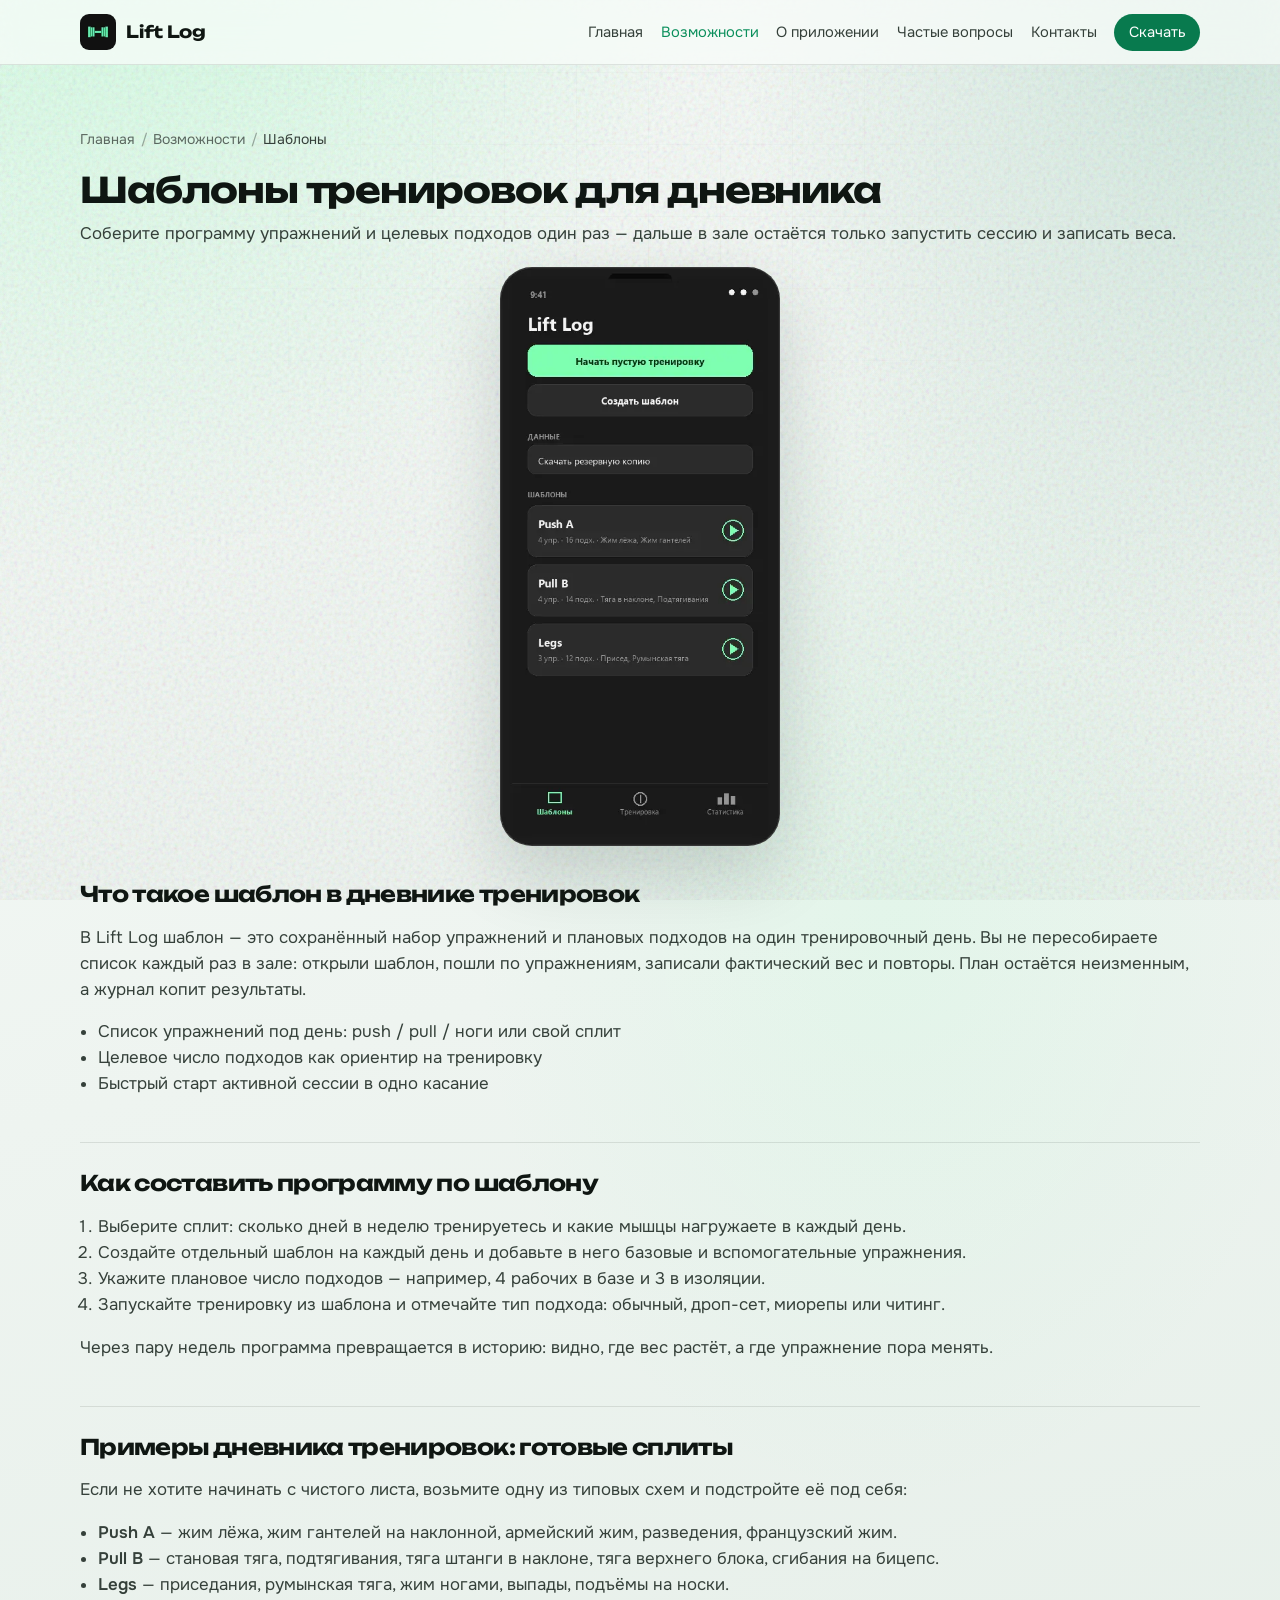
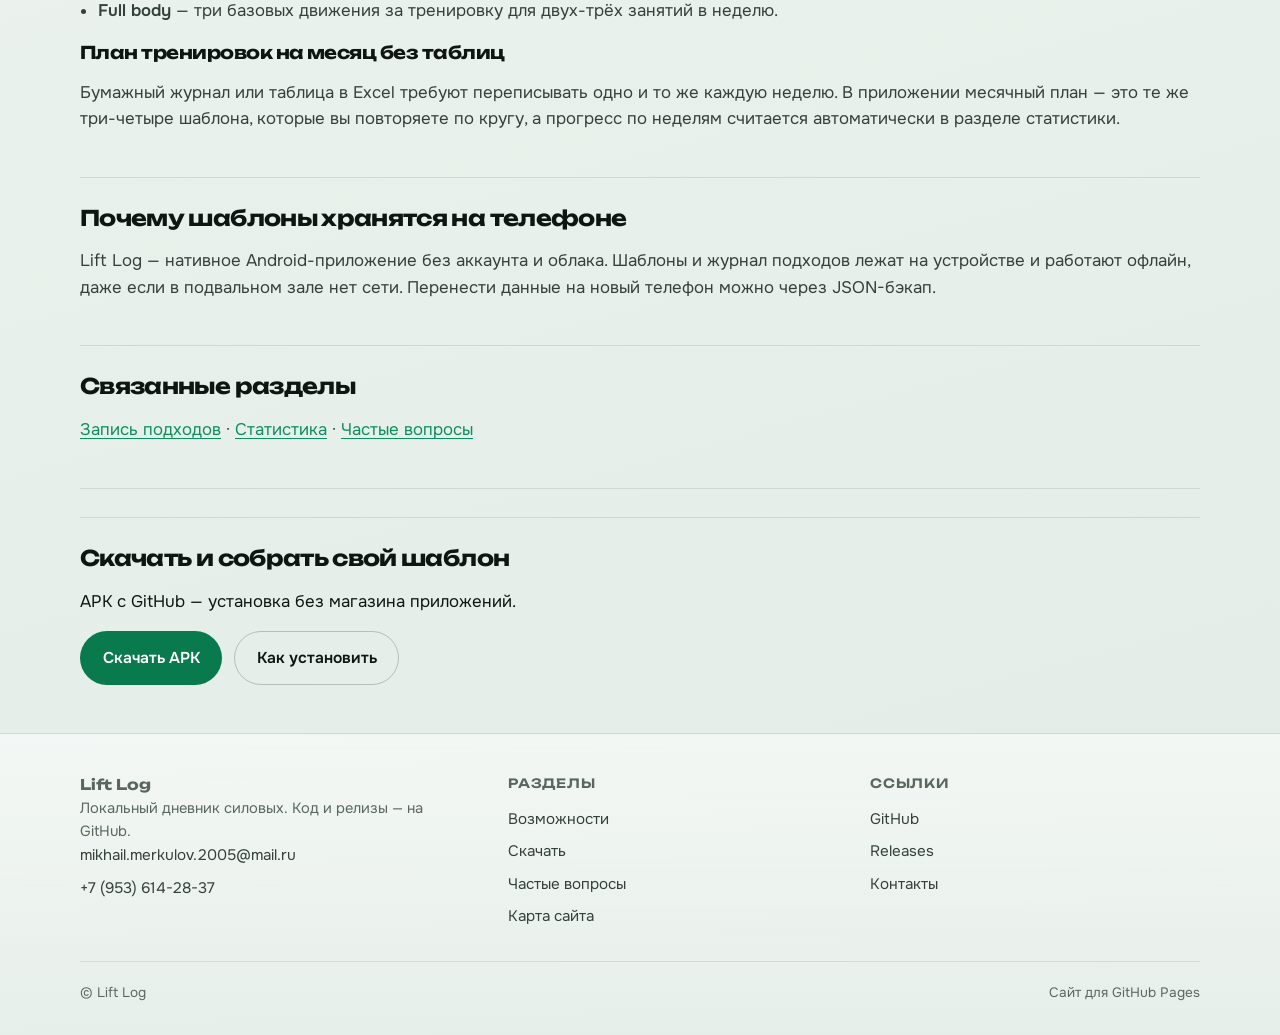
<file: docs/shablony.html>
<!DOCTYPE html>
<html lang="ru">
<head>
  <meta charset="utf-8">
  <meta name="viewport" content="width=device-width, initial-scale=1">
  <title>Шаблоны дневника тренировок и программы — Lift Log</title>
  <meta name="description" content="Шаблон дневника тренировок в Lift Log: соберите программу из упражнений и целевых подходов, возьмите готовые примеры сплитов и запускайте сессию на Android без регистрации.">
  <meta name="keywords" content="дневник тренировок шаблон, программа дневник тренировок, примеры дневника тренировок, программа тренировок шаблон, шаблон для плана тренировок">
  <link rel="canonical" href="https://gymjournal.mikhail-flain-2005.workers.dev/shablony.html">
  <meta property="og:title" content="Шаблоны дневника тренировок и программы — Lift Log">
  <meta property="og:description" content="Шаблон дневника тренировок в Lift Log: соберите программу из упражнений и целевых подходов, возьмите готовые примеры сплитов и запускайте сессию на Android без регистрации.">
  <meta property="og:type" content="website">
  <meta property="og:url" content="https://gymjournal.mikhail-flain-2005.workers.dev/shablony.html">
  <meta property="og:image" content="https://gymjournal.mikhail-flain-2005.workers.dev/assets/screenshot-hero.webp">
  <link rel="icon" href="assets/app_icon.webp" type="image/webp">
  <link rel="stylesheet" href="css/styles.css">

  <!-- Yandex.Metrika counter -->
  <script type="text/javascript">
      (function(m,e,t,r,i,k,a){
          m[i]=m[i]||function(){(m[i].a=m[i].a||[]).push(arguments)};
          m[i].l=1*new Date();
          for (var j = 0; j < document.scripts.length; j++) {if (document.scripts[j].src === r) { return; }}
          k=e.createElement(t),a=e.getElementsByTagName(t)[0],k.async=1,k.src=r,a.parentNode.insertBefore(k,a)
      })(window, document,'script','https://mc.yandex.ru/metrika/tag.js?id=114414257', 'ym');

      ym(114414257, 'init', {ssr:true, webvisor:true, clickmap:true, ecommerce:"dataLayer", referrer: document.referrer, url: location.href, accurateTrackBounce:true, trackLinks:true});
  </script>
  <noscript><div><img src="https://mc.yandex.ru/watch/114414257" style="position:absolute; left:-9999px;" alt="Яндекс.Метрика" /></div></noscript>
  <!-- /Yandex.Metrika counter -->
</head>
<body>
  <a class="skip-link" href="#main">К содержанию</a>
  <header class="site-header">
    <div class="wrap header-inner">
      <a class="logo" href="index.html"><img src="assets/app_icon.webp" width="36" height="36" alt="Lift Log"> Lift Log</a>
      <button class="nav-toggle" type="button" aria-expanded="false" aria-controls="site-nav">Меню</button>
      <nav class="nav" id="site-nav" aria-label="Основная навигация">
        <a href="index.html">Главная</a>
        <a href="vozmozhnosti.html" aria-current="page">Возможности</a>
        <a href="o-prilozhenii.html">О приложении</a>
        <a href="faq.html">Частые вопросы</a>
        <a href="kontakty.html">Контакты</a>
        <a class="nav-cta" href="skachat.html">Скачать</a>
      </nav>
    </div>
  </header>

  <main id="main" class="section-tight">
    <div class="wrap page-hero">
      <nav aria-label="Хлебные крошки">
        <ol class="breadcrumbs">
          <li><a href="index.html">Главная</a></li>
          <li><a href="vozmozhnosti.html">Возможности</a></li>
          <li aria-current="page">Шаблоны</li>
        </ol>
      </nav>
      <h1 class="page-title">Шаблоны тренировок для дневника</h1>
      <p class="lede">Соберите программу упражнений и целевых подходов один раз — дальше в зале остаётся только запустить сессию и записать веса.</p>
    </div>

    <div class="wrap page-shot">
      <img
        class="page-shot-img"
        src="assets/screenshot-templates.webp"
        width="426"
        height="880"
        alt="Скриншот шаблонов Lift Log: Push A, Pull B, Legs"
        loading="lazy"
      >
    </div>

    <div class="wrap content">
      <div class="prose-block reveal">
        <h2>Что такое шаблон в дневнике тренировок</h2>
        <p>В Lift Log шаблон — это сохранённый набор упражнений и плановых подходов на один тренировочный день. Вы не пересобираете список каждый раз в зале: открыли шаблон, пошли по упражнениям, записали фактический вес и повторы. План остаётся неизменным, а журнал копит результаты.</p>
        <ul>
          <li>Список упражнений под день: push / pull / ноги или свой сплит</li>
          <li>Целевое число подходов как ориентир на тренировку</li>
          <li>Быстрый старт активной сессии в одно касание</li>
        </ul>
      </div>
      <div class="prose-block reveal">
        <h2>Как составить программу по шаблону</h2>
        <ol>
          <li>Выберите сплит: сколько дней в неделю тренируетесь и какие мышцы нагружаете в каждый день.</li>
          <li>Создайте отдельный шаблон на каждый день и добавьте в него базовые и вспомогательные упражнения.</li>
          <li>Укажите плановое число подходов — например, 4 рабочих в базе и 3 в изоляции.</li>
          <li>Запускайте тренировку из шаблона и отмечайте тип подхода: обычный, дроп-сет, миорепы или читинг.</li>
        </ol>
        <p>Через пару недель программа превращается в историю: видно, где вес растёт, а где упражнение пора менять.</p>
      </div>
      <div class="prose-block reveal">
        <h2>Примеры дневника тренировок: готовые сплиты</h2>
        <p>Если не хотите начинать с чистого листа, возьмите одну из типовых схем и подстройте её под себя:</p>
        <ul>
          <li><strong>Push A</strong> — жим лёжа, жим гантелей на наклонной, армейский жим, разведения, французский жим.</li>
          <li><strong>Pull B</strong> — становая тяга, подтягивания, тяга штанги в наклоне, тяга верхнего блока, сгибания на бицепс.</li>
          <li><strong>Legs</strong> — приседания, румынская тяга, жим ногами, выпады, подъёмы на носки.</li>
          <li><strong>Full body</strong> — три базовых движения за тренировку для двух-трёх занятий в неделю.</li>
        </ul>
        <h3>План тренировок на месяц без таблиц</h3>
        <p>Бумажный журнал или таблица в Excel требуют переписывать одно и то же каждую неделю. В приложении месячный план — это те же три-четыре шаблона, которые вы повторяете по кругу, а прогресс по неделям считается автоматически в разделе статистики.</p>
      </div>
      <div class="prose-block reveal">
        <h2>Почему шаблоны хранятся на телефоне</h2>
        <p>Lift Log — нативное Android-приложение без аккаунта и облака. Шаблоны и журнал подходов лежат на устройстве и работают офлайн, даже если в подвальном зале нет сети. Перенести данные на новый телефон можно через JSON-бэкап.</p>
      </div>
      <div class="prose-block reveal">
        <h2>Связанные разделы</h2>
        <p><a href="trenirovka.html">Запись подходов</a> · <a href="statistika.html">Статистика</a> · <a href="faq.html">Частые вопросы</a></p>
      </div>
      <div class="cta-band reveal">
        <h2>Скачать и собрать свой шаблон</h2>
        <p>APK с GitHub — установка без магазина приложений.</p>
        <div class="cta-row">
          <a class="btn btn-primary" href="https://github.com/rev3nt/GymJournal/releases/latest/download/LiftLog.apk">Скачать APK</a>
          <a class="btn btn-secondary" href="skachat.html">Как установить</a>
        </div>
      </div>
    </div>
  </main>

  <footer class="site-footer">
    <div class="wrap footer-grid">
      <div>
        <p class="footer-brand">Lift Log</p>
        <p>Локальный дневник силовых. Код и релизы — на GitHub.</p>
        <ul class="footer-links footer-contacts">
          <li><a href="mailto:mikhail.merkulov.2005@mail.ru">mikhail.merkulov.2005@mail.ru</a></li>
          <li><a href="tel:+79536142837">+7 (953) 614-28-37</a></li>
        </ul>
      </div>
      <div>
        <p class="footer-title">Разделы</p>
        <ul class="footer-links">
          <li><a href="vozmozhnosti.html">Возможности</a></li>
          <li><a href="skachat.html">Скачать</a></li>
          <li><a href="faq.html">Частые вопросы</a></li>
          <li><a href="karta-sajta.html">Карта сайта</a></li>
        </ul>
      </div>
      <div>
        <p class="footer-title">Ссылки</p>
        <ul class="footer-links">
          <li><a href="https://github.com/rev3nt/GymJournal">GitHub</a></li>
          <li><a href="https://github.com/rev3nt/GymJournal/releases/latest">Releases</a></li>
          <li><a href="kontakty.html">Контакты</a></li>
        </ul>
      </div>
    </div>
    <div class="wrap footer-bottom">
      <span>© Lift Log</span>
      <span>Сайт для GitHub Pages</span>
    </div>
  </footer>
  <script src="js/main.js" defer></script>
</body>
</html>
</file>
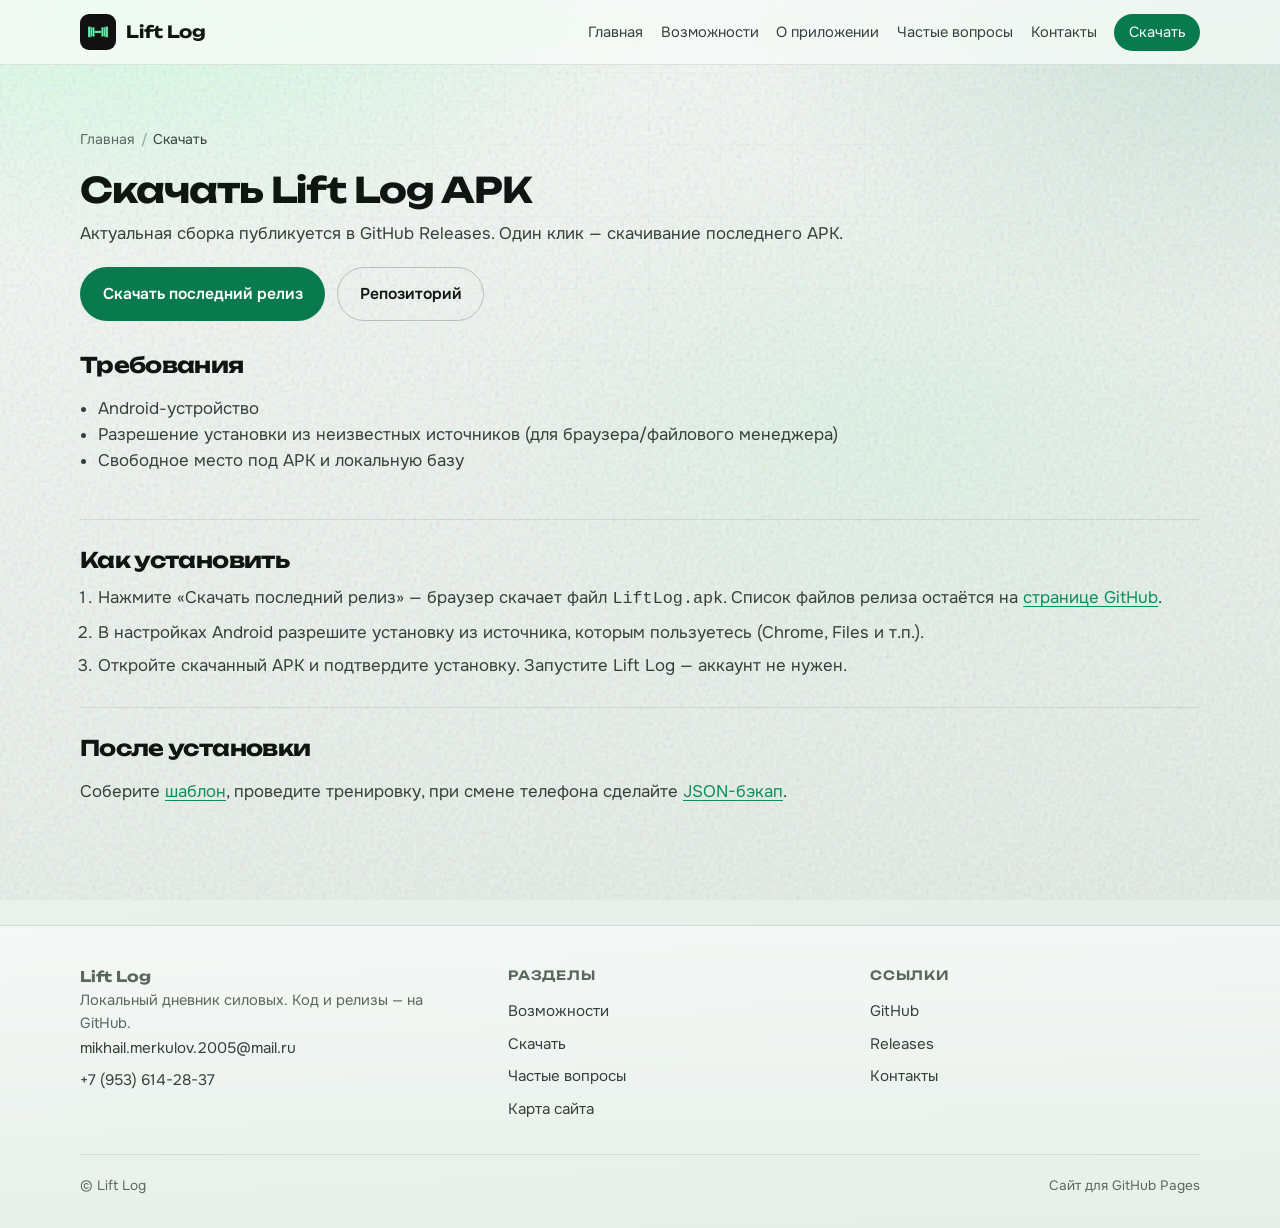
<file: docs/skachat.html>
<!DOCTYPE html>
<html lang="ru">
<head>
  <meta charset="utf-8">
  <meta name="viewport" content="width=device-width, initial-scale=1">
  <title>Скачать дневник тренировок APK — Lift Log</title>
  <meta name="description" content="Скачать Lift Log APK с GitHub Releases. Приложение дневник тренировок android без регистрации: установка со сторонних источников.">
  <meta name="keywords" content="дневник тренировок скачать, бесплатный дневник тренировок, дневник тренировок приложение андроид">
  <link rel="canonical" href="https://gymjournal.mikhail-flain-2005.workers.dev/skachat.html">
  <meta property="og:title" content="Скачать дневник тренировок APK — Lift Log">
  <meta property="og:description" content="Скачать Lift Log APK с GitHub Releases. Приложение дневник тренировок android без регистрации: установка со сторонних источников.">
  <meta property="og:type" content="website">
  <meta property="og:url" content="https://gymjournal.mikhail-flain-2005.workers.dev/skachat.html">
  <meta property="og:image" content="https://gymjournal.mikhail-flain-2005.workers.dev/assets/screenshot-hero.webp">
  <link rel="icon" href="assets/app_icon.webp" type="image/webp">
  <link rel="stylesheet" href="css/styles.css">

  <!-- Yandex.Metrika counter -->
  <script type="text/javascript">
      (function(m,e,t,r,i,k,a){
          m[i]=m[i]||function(){(m[i].a=m[i].a||[]).push(arguments)};
          m[i].l=1*new Date();
          for (var j = 0; j < document.scripts.length; j++) {if (document.scripts[j].src === r) { return; }}
          k=e.createElement(t),a=e.getElementsByTagName(t)[0],k.async=1,k.src=r,a.parentNode.insertBefore(k,a)
      })(window, document,'script','https://mc.yandex.ru/metrika/tag.js?id=114414257', 'ym');

      ym(114414257, 'init', {ssr:true, webvisor:true, clickmap:true, ecommerce:"dataLayer", referrer: document.referrer, url: location.href, accurateTrackBounce:true, trackLinks:true});
  </script>
  <noscript><div><img src="https://mc.yandex.ru/watch/114414257" style="position:absolute; left:-9999px;" alt="Яндекс.Метрика" /></div></noscript>
  <!-- /Yandex.Metrika counter -->
</head>
<body>
  <a class="skip-link" href="#main">К содержанию</a>
  <header class="site-header">
    <div class="wrap header-inner">
      <a class="logo" href="index.html"><img src="assets/app_icon.webp" width="36" height="36" alt="Lift Log"> Lift Log</a>
      <button class="nav-toggle" type="button" aria-expanded="false" aria-controls="site-nav">Меню</button>
      <nav class="nav" id="site-nav" aria-label="Основная навигация">
        <a href="index.html">Главная</a>
        <a href="vozmozhnosti.html">Возможности</a>
        <a href="o-prilozhenii.html">О приложении</a>
        <a href="faq.html">Частые вопросы</a>
        <a href="kontakty.html">Контакты</a>
        <a class="nav-cta" href="skachat.html" aria-current="page">Скачать</a>
      </nav>
    </div>
  </header>

  <main id="main" class="section-tight">
    <div class="wrap page-hero">
      <nav aria-label="Хлебные крошки">
        <ol class="breadcrumbs">
          <li><a href="index.html">Главная</a></li>
          <li aria-current="page">Скачать</li>
        </ol>
      </nav>
      <h1 class="page-title">Скачать Lift Log APK</h1>
      <p class="lede">Актуальная сборка публикуется в GitHub Releases. Один клик — скачивание последнего APK.</p>
    </div>

    <div class="wrap content">
      <div class="cta-row reveal" style="margin-bottom:2rem;">
        <a class="btn btn-primary" href="https://github.com/rev3nt/GymJournal/releases/latest/download/LiftLog.apk">Скачать последний релиз</a>
        <a class="btn btn-secondary" href="https://github.com/rev3nt/GymJournal">Репозиторий</a>
      </div>

      <div class="prose-block reveal">
        <h2>Требования</h2>
        <ul>
          <li>Android-устройство</li>
          <li>Разрешение установки из неизвестных источников (для браузера/файлового менеджера)</li>
          <li>Свободное место под APK и локальную базу</li>
        </ul>
      </div>

      <div class="prose-block reveal">
        <h2>Как установить</h2>
        <ol class="steps">
          <li>Нажмите «Скачать последний релиз» — браузер скачает файл <code>LiftLog.apk</code>. Список файлов релиза остаётся на <a href="https://github.com/rev3nt/GymJournal/releases/latest">странице GitHub</a>.</li>
          <li>В настройках Android разрешите установку из источника, которым пользуетесь (Chrome, Files и т.п.).</li>
          <li>Откройте скачанный APK и подтвердите установку. Запустите Lift Log — аккаунт не нужен.</li>
        </ol>
      </div>

      <div class="prose-block reveal">
        <h2>После установки</h2>
        <p>Соберите <a href="shablony.html">шаблон</a>, проведите тренировку, при смене телефона сделайте <a href="backup.html">JSON-бэкап</a>.</p>
      </div>
    </div>
  </main>

  <footer class="site-footer">
    <div class="wrap footer-grid">
      <div>
        <p class="footer-brand">Lift Log</p>
        <p>Локальный дневник силовых. Код и релизы — на GitHub.</p>
        <ul class="footer-links footer-contacts">
          <li><a href="mailto:mikhail.merkulov.2005@mail.ru">mikhail.merkulov.2005@mail.ru</a></li>
          <li><a href="tel:+79536142837">+7 (953) 614-28-37</a></li>
        </ul>
      </div>
      <div>
        <p class="footer-title">Разделы</p>
        <ul class="footer-links">
          <li><a href="vozmozhnosti.html">Возможности</a></li>
          <li><a href="skachat.html">Скачать</a></li>
          <li><a href="faq.html">Частые вопросы</a></li>
          <li><a href="karta-sajta.html">Карта сайта</a></li>
        </ul>
      </div>
      <div>
        <p class="footer-title">Ссылки</p>
        <ul class="footer-links">
          <li><a href="https://github.com/rev3nt/GymJournal">GitHub</a></li>
          <li><a href="https://github.com/rev3nt/GymJournal/releases/latest">Releases</a></li>
          <li><a href="kontakty.html">Контакты</a></li>
        </ul>
      </div>
    </div>
    <div class="wrap footer-bottom">
      <span>© Lift Log</span>
      <span>Сайт для GitHub Pages</span>
    </div>
  </footer>
  <script src="js/main.js" defer></script>
</body>
</html>
</file>
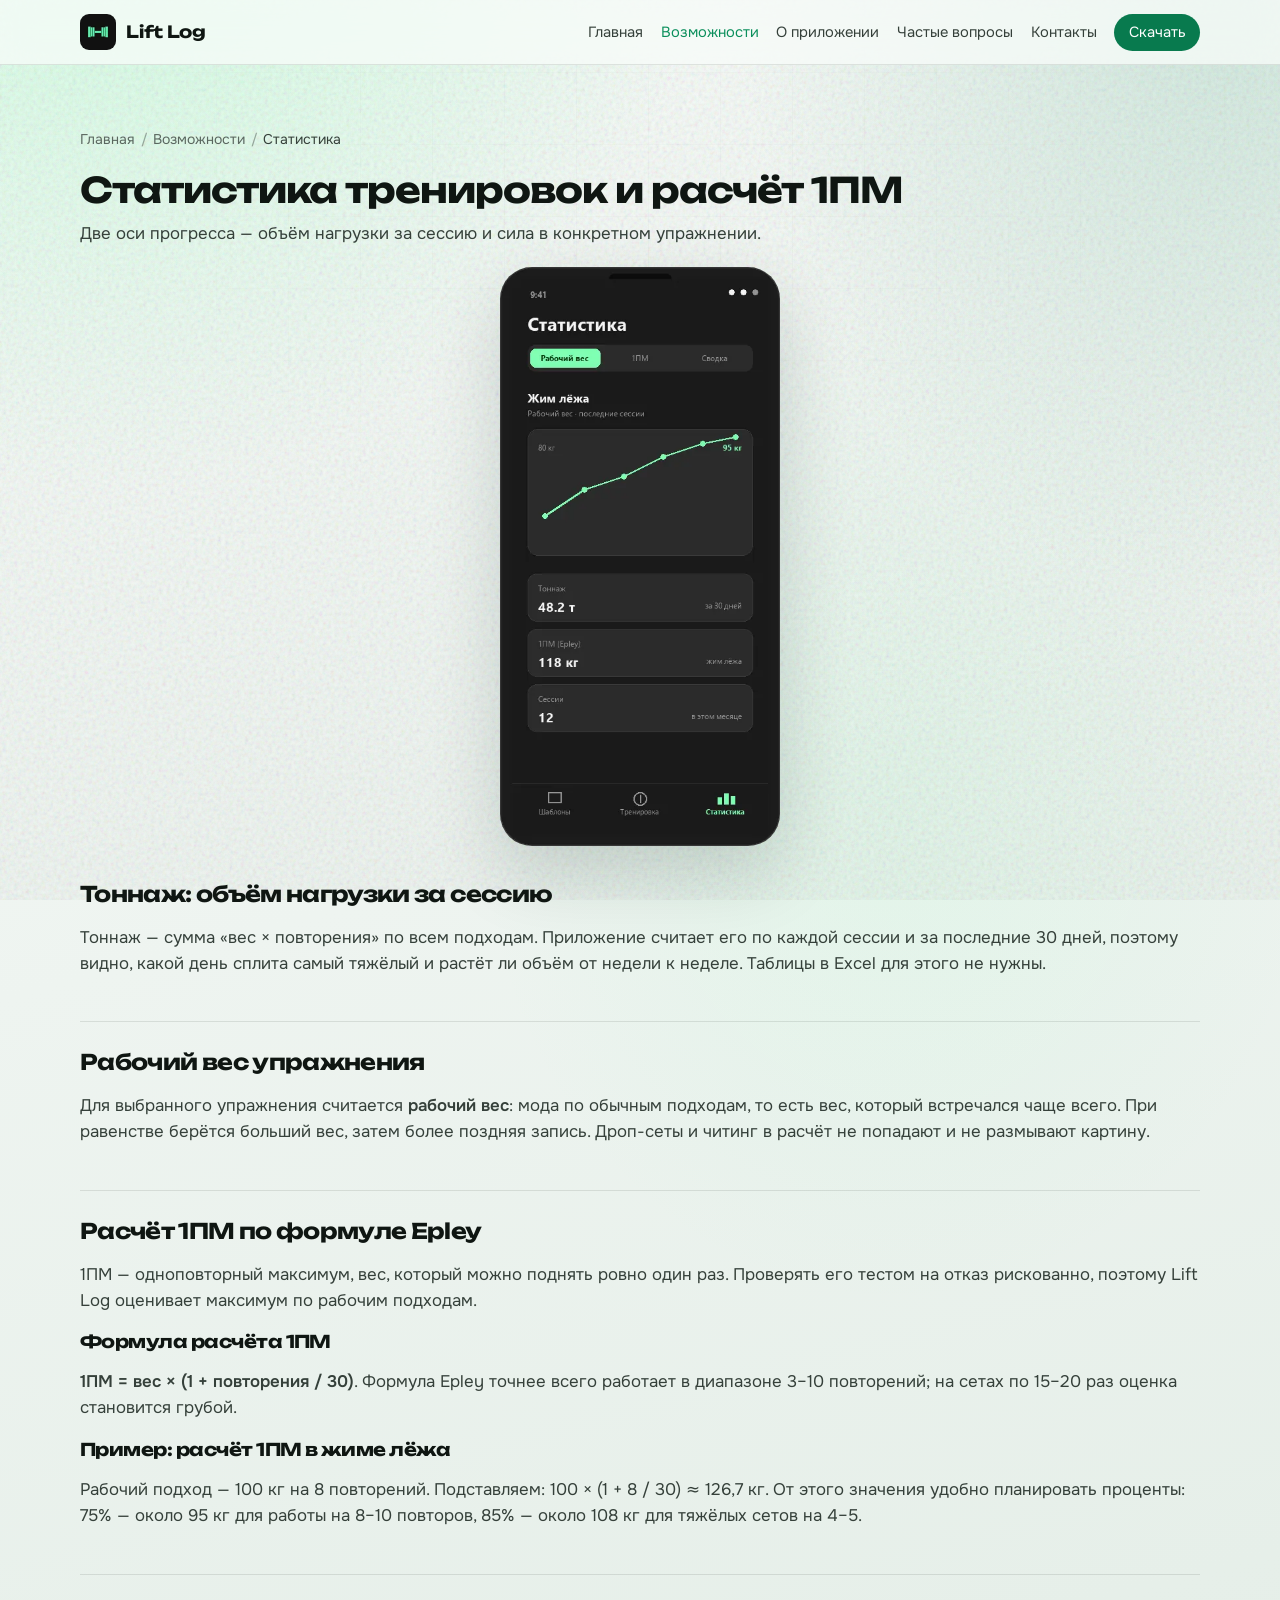
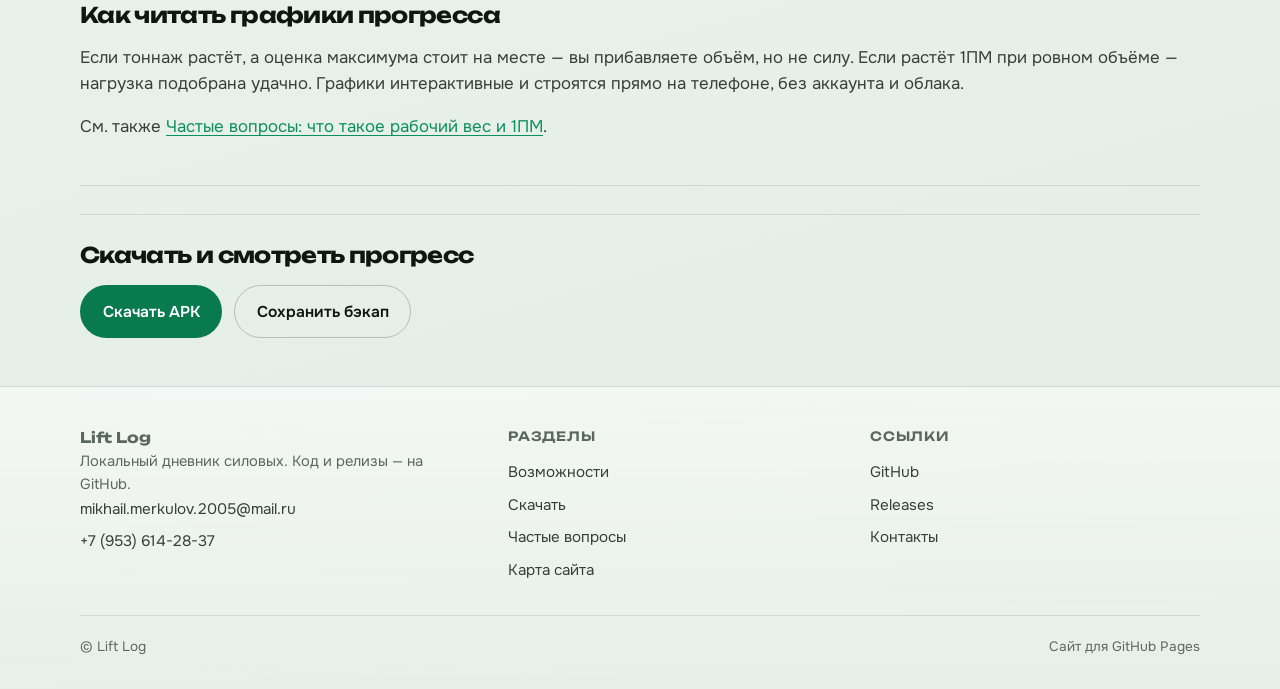
<file: docs/statistika.html>
<!DOCTYPE html>
<html lang="ru">
<head>
  <meta charset="utf-8">
  <meta name="viewport" content="width=device-width, initial-scale=1">
  <title>Статистика тренировок и расчёт 1ПМ — Lift Log</title>
  <meta name="description" content="Статистика тренировок в Lift Log: тоннаж за сессию и 30 дней, рабочий вес по упражнению и расчёт 1ПМ по формуле Epley с примером для жима лёжа. Android, без регистрации.">
  <meta name="keywords" content="статистика тренировок, расчет 1пм, формула расчета 1пм, расчет 1пм в жиме лежа, тоннаж тренировки">
  <link rel="canonical" href="https://gymjournal.mikhail-flain-2005.workers.dev/statistika.html">
  <meta property="og:title" content="Статистика тренировок и расчёт 1ПМ — Lift Log">
  <meta property="og:description" content="Статистика тренировок в Lift Log: тоннаж за сессию и 30 дней, рабочий вес по упражнению и расчёт 1ПМ по формуле Epley с примером для жима лёжа. Android, без регистрации.">
  <meta property="og:type" content="website">
  <meta property="og:url" content="https://gymjournal.mikhail-flain-2005.workers.dev/statistika.html">
  <meta property="og:image" content="https://gymjournal.mikhail-flain-2005.workers.dev/assets/screenshot-hero.webp">
  <link rel="icon" href="assets/app_icon.webp" type="image/webp">
  <link rel="stylesheet" href="css/styles.css">

  <!-- Yandex.Metrika counter -->
  <script type="text/javascript">
      (function(m,e,t,r,i,k,a){
          m[i]=m[i]||function(){(m[i].a=m[i].a||[]).push(arguments)};
          m[i].l=1*new Date();
          for (var j = 0; j < document.scripts.length; j++) {if (document.scripts[j].src === r) { return; }}
          k=e.createElement(t),a=e.getElementsByTagName(t)[0],k.async=1,k.src=r,a.parentNode.insertBefore(k,a)
      })(window, document,'script','https://mc.yandex.ru/metrika/tag.js?id=114414257', 'ym');

      ym(114414257, 'init', {ssr:true, webvisor:true, clickmap:true, ecommerce:"dataLayer", referrer: document.referrer, url: location.href, accurateTrackBounce:true, trackLinks:true});
  </script>
  <noscript><div><img src="https://mc.yandex.ru/watch/114414257" style="position:absolute; left:-9999px;" alt="Яндекс.Метрика" /></div></noscript>
  <!-- /Yandex.Metrika counter -->
</head>
<body>
  <a class="skip-link" href="#main">К содержанию</a>
  <header class="site-header">
    <div class="wrap header-inner">
      <a class="logo" href="index.html"><img src="assets/app_icon.webp" width="36" height="36" alt="Lift Log"> Lift Log</a>
      <button class="nav-toggle" type="button" aria-expanded="false" aria-controls="site-nav">Меню</button>
      <nav class="nav" id="site-nav" aria-label="Основная навигация">
        <a href="index.html">Главная</a>
        <a href="vozmozhnosti.html" aria-current="page">Возможности</a>
        <a href="o-prilozhenii.html">О приложении</a>
        <a href="faq.html">Частые вопросы</a>
        <a href="kontakty.html">Контакты</a>
        <a class="nav-cta" href="skachat.html">Скачать</a>
      </nav>
    </div>
  </header>

  <main id="main" class="section-tight">
    <div class="wrap page-hero">
      <nav aria-label="Хлебные крошки">
        <ol class="breadcrumbs">
          <li><a href="index.html">Главная</a></li>
          <li><a href="vozmozhnosti.html">Возможности</a></li>
          <li aria-current="page">Статистика</li>
        </ol>
      </nav>
      <h1 class="page-title">Статистика тренировок и расчёт 1ПМ</h1>
      <p class="lede">Две оси прогресса — объём нагрузки за сессию и сила в конкретном упражнении.</p>
    </div>

    <div class="wrap page-shot">
      <img
        class="page-shot-img"
        src="assets/screenshot-stats.webp"
        width="426"
        height="880"
        alt="Скриншот статистики Lift Log: рабочий вес, 1ПМ и тоннаж"
        loading="lazy"
      >
    </div>

    <div class="wrap content">
      <div class="prose-block reveal">
        <h2>Тоннаж: объём нагрузки за сессию</h2>
        <p>Тоннаж — сумма «вес × повторения» по всем подходам. Приложение считает его по каждой сессии и за последние 30 дней, поэтому видно, какой день сплита самый тяжёлый и растёт ли объём от недели к неделе. Таблицы в Excel для этого не нужны.</p>
      </div>
      <div class="prose-block reveal">
        <h2>Рабочий вес упражнения</h2>
        <p>Для выбранного упражнения считается <strong>рабочий вес</strong>: мода по обычным подходам, то есть вес, который встречался чаще всего. При равенстве берётся больший вес, затем более поздняя запись. Дроп-сеты и читинг в расчёт не попадают и не размывают картину.</p>
      </div>
      <div class="prose-block reveal">
        <h2>Расчёт 1ПМ по формуле Epley</h2>
        <p>1ПМ — одноповторный максимум, вес, который можно поднять ровно один раз. Проверять его тестом на отказ рискованно, поэтому Lift Log оценивает максимум по рабочим подходам.</p>
        <h3>Формула расчёта 1ПМ</h3>
        <p><strong>1ПМ = вес × (1 + повторения / 30)</strong>. Формула Epley точнее всего работает в диапазоне 3–10 повторений; на сетах по 15–20 раз оценка становится грубой.</p>
        <h3>Пример: расчёт 1ПМ в жиме лёжа</h3>
        <p>Рабочий подход — 100 кг на 8 повторений. Подставляем: 100 × (1 + 8 / 30) ≈ 126,7 кг. От этого значения удобно планировать проценты: 75% — около 95 кг для работы на 8–10 повторов, 85% — около 108 кг для тяжёлых сетов на 4–5.</p>
      </div>
      <div class="prose-block reveal">
        <h2>Как читать графики прогресса</h2>
        <p>Если тоннаж растёт, а оценка максимума стоит на месте — вы прибавляете объём, но не силу. Если растёт 1ПМ при ровном объёме — нагрузка подобрана удачно. Графики интерактивные и строятся прямо на телефоне, без аккаунта и облака.</p>
        <p>См. также <a href="faq.html#1pm">Частые вопросы: что такое рабочий вес и 1ПМ</a>.</p>
      </div>
      <div class="cta-band reveal">
        <h2>Скачать и смотреть прогресс</h2>
        <div class="cta-row">
          <a class="btn btn-primary" href="https://github.com/rev3nt/GymJournal/releases/latest/download/LiftLog.apk">Скачать APK</a>
          <a class="btn btn-secondary" href="backup.html">Сохранить бэкап</a>
        </div>
      </div>
    </div>
  </main>

  <footer class="site-footer">
    <div class="wrap footer-grid">
      <div>
        <p class="footer-brand">Lift Log</p>
        <p>Локальный дневник силовых. Код и релизы — на GitHub.</p>
        <ul class="footer-links footer-contacts">
          <li><a href="mailto:mikhail.merkulov.2005@mail.ru">mikhail.merkulov.2005@mail.ru</a></li>
          <li><a href="tel:+79536142837">+7 (953) 614-28-37</a></li>
        </ul>
      </div>
      <div>
        <p class="footer-title">Разделы</p>
        <ul class="footer-links">
          <li><a href="vozmozhnosti.html">Возможности</a></li>
          <li><a href="skachat.html">Скачать</a></li>
          <li><a href="faq.html">Частые вопросы</a></li>
          <li><a href="karta-sajta.html">Карта сайта</a></li>
        </ul>
      </div>
      <div>
        <p class="footer-title">Ссылки</p>
        <ul class="footer-links">
          <li><a href="https://github.com/rev3nt/GymJournal">GitHub</a></li>
          <li><a href="https://github.com/rev3nt/GymJournal/releases/latest">Releases</a></li>
          <li><a href="kontakty.html">Контакты</a></li>
        </ul>
      </div>
    </div>
    <div class="wrap footer-bottom">
      <span>© Lift Log</span>
      <span>Сайт для GitHub Pages</span>
    </div>
  </footer>
  <script src="js/main.js" defer></script>
</body>
</html>
</file>
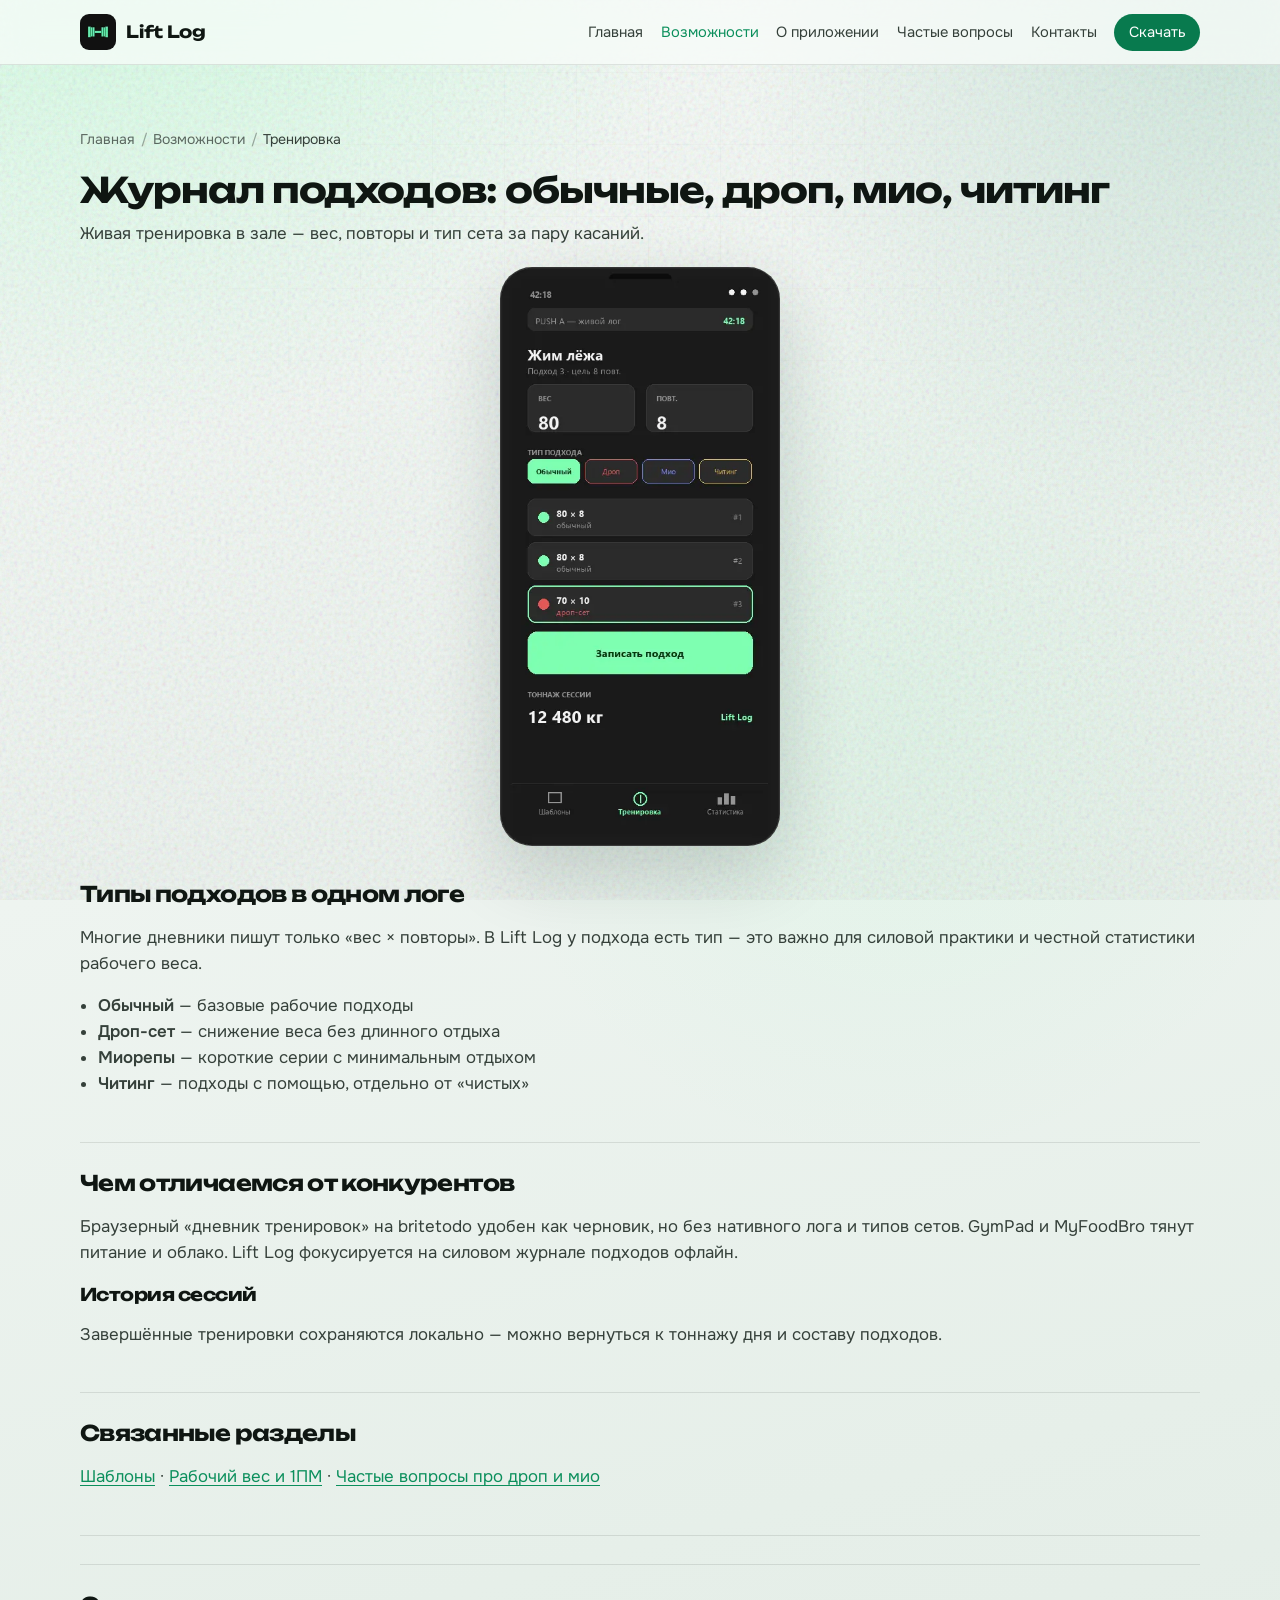
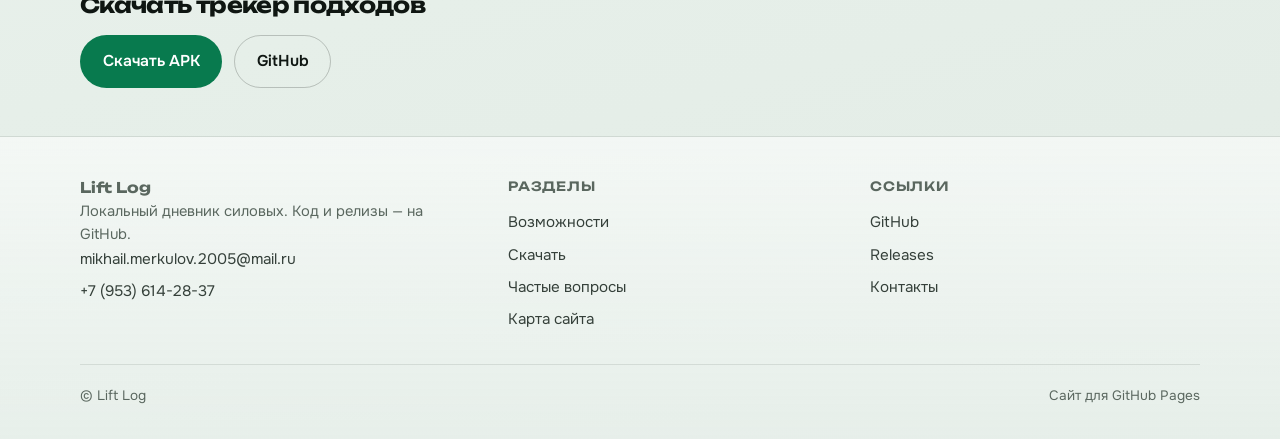
<file: docs/trenirovka.html>
<!DOCTYPE html>
<html lang="ru">
<head>
  <meta charset="utf-8">
  <meta name="viewport" content="width=device-width, initial-scale=1">
  <title>Журнал подходов и типы сетов — Lift Log</title>
  <meta name="description" content="Трекер подходов в Lift Log: обычные, дроп-сеты, миорепы и читинг. Журнал тренировок android без регистрации — данные на телефоне.">
  <meta name="keywords" content="приложение для записи тренировок, приложение для записи тренировок в зале, программа для записи тренировок">
  <link rel="canonical" href="https://gymjournal.mikhail-flain-2005.workers.dev/trenirovka.html">
  <meta property="og:title" content="Журнал подходов и типы сетов — Lift Log">
  <meta property="og:description" content="Трекер подходов в Lift Log: обычные, дроп-сеты, миорепы и читинг. Журнал тренировок android без регистрации — данные на телефоне.">
  <meta property="og:type" content="website">
  <meta property="og:url" content="https://gymjournal.mikhail-flain-2005.workers.dev/trenirovka.html">
  <meta property="og:image" content="https://gymjournal.mikhail-flain-2005.workers.dev/assets/screenshot-hero.webp">
  <link rel="icon" href="assets/app_icon.webp" type="image/webp">
  <link rel="stylesheet" href="css/styles.css">

  <!-- Yandex.Metrika counter -->
  <script type="text/javascript">
      (function(m,e,t,r,i,k,a){
          m[i]=m[i]||function(){(m[i].a=m[i].a||[]).push(arguments)};
          m[i].l=1*new Date();
          for (var j = 0; j < document.scripts.length; j++) {if (document.scripts[j].src === r) { return; }}
          k=e.createElement(t),a=e.getElementsByTagName(t)[0],k.async=1,k.src=r,a.parentNode.insertBefore(k,a)
      })(window, document,'script','https://mc.yandex.ru/metrika/tag.js?id=114414257', 'ym');

      ym(114414257, 'init', {ssr:true, webvisor:true, clickmap:true, ecommerce:"dataLayer", referrer: document.referrer, url: location.href, accurateTrackBounce:true, trackLinks:true});
  </script>
  <noscript><div><img src="https://mc.yandex.ru/watch/114414257" style="position:absolute; left:-9999px;" alt="Яндекс.Метрика" /></div></noscript>
  <!-- /Yandex.Metrika counter -->
</head>
<body>
  <a class="skip-link" href="#main">К содержанию</a>
  <header class="site-header">
    <div class="wrap header-inner">
      <a class="logo" href="index.html"><img src="assets/app_icon.webp" width="36" height="36" alt="Lift Log"> Lift Log</a>
      <button class="nav-toggle" type="button" aria-expanded="false" aria-controls="site-nav">Меню</button>
      <nav class="nav" id="site-nav" aria-label="Основная навигация">
        <a href="index.html">Главная</a>
        <a href="vozmozhnosti.html" aria-current="page">Возможности</a>
        <a href="o-prilozhenii.html">О приложении</a>
        <a href="faq.html">Частые вопросы</a>
        <a href="kontakty.html">Контакты</a>
        <a class="nav-cta" href="skachat.html">Скачать</a>
      </nav>
    </div>
  </header>

  <main id="main" class="section-tight">
    <div class="wrap page-hero">
      <nav aria-label="Хлебные крошки">
        <ol class="breadcrumbs">
          <li><a href="index.html">Главная</a></li>
          <li><a href="vozmozhnosti.html">Возможности</a></li>
          <li aria-current="page">Тренировка</li>
        </ol>
      </nav>
      <h1 class="page-title">Журнал подходов: обычные, дроп, мио, читинг</h1>
      <p class="lede">Живая тренировка в зале — вес, повторы и тип сета за пару касаний.</p>
    </div>

    <div class="wrap page-shot">
      <img
        class="page-shot-img"
        src="assets/screenshot-hero.webp"
        width="426"
        height="880"
        alt="Скриншот тренировки Lift Log: жим лёжа, типы подходов"
        loading="lazy"
      >
    </div>

    <div class="wrap content">
      <div class="prose-block reveal">
        <h2>Типы подходов в одном логе</h2>
        <p>Многие дневники пишут только «вес × повторы». В Lift Log у подхода есть тип — это важно для силовой практики и честной статистики рабочего веса.</p>
        <ul>
          <li><strong>Обычный</strong> — базовые рабочие подходы</li>
          <li><strong>Дроп-сет</strong> — снижение веса без длинного отдыха</li>
          <li><strong>Миорепы</strong> — короткие серии с минимальным отдыхом</li>
          <li><strong>Читинг</strong> — подходы с помощью, отдельно от «чистых»</li>
        </ul>
      </div>
      <div class="prose-block reveal">
        <h2>Чем отличаемся от конкурентов</h2>
        <p>Браузерный «дневник тренировок» на britetodo удобен как черновик, но без нативного лога и типов сетов. GymPad и MyFoodBro тянут питание и облако. Lift Log фокусируется на силовом журнале подходов офлайн.</p>
        <h3>История сессий</h3>
        <p>Завершённые тренировки сохраняются локально — можно вернуться к тоннажу дня и составу подходов.</p>
      </div>
      <div class="prose-block reveal">
        <h2>Связанные разделы</h2>
        <p><a href="shablony.html">Шаблоны</a> · <a href="statistika.html">Рабочий вес и 1ПМ</a> · <a href="faq.html#drop">Частые вопросы про дроп и мио</a></p>
      </div>
      <div class="cta-band reveal">
        <h2>Скачать трекер подходов</h2>
        <div class="cta-row">
          <a class="btn btn-primary" href="https://github.com/rev3nt/GymJournal/releases/latest/download/LiftLog.apk">Скачать APK</a>
          <a class="btn btn-secondary" href="https://github.com/rev3nt/GymJournal">GitHub</a>
        </div>
      </div>
    </div>
  </main>

  <footer class="site-footer">
    <div class="wrap footer-grid">
      <div>
        <p class="footer-brand">Lift Log</p>
        <p>Локальный дневник силовых. Код и релизы — на GitHub.</p>
        <ul class="footer-links footer-contacts">
          <li><a href="mailto:mikhail.merkulov.2005@mail.ru">mikhail.merkulov.2005@mail.ru</a></li>
          <li><a href="tel:+79536142837">+7 (953) 614-28-37</a></li>
        </ul>
      </div>
      <div>
        <p class="footer-title">Разделы</p>
        <ul class="footer-links">
          <li><a href="vozmozhnosti.html">Возможности</a></li>
          <li><a href="skachat.html">Скачать</a></li>
          <li><a href="faq.html">Частые вопросы</a></li>
          <li><a href="karta-sajta.html">Карта сайта</a></li>
        </ul>
      </div>
      <div>
        <p class="footer-title">Ссылки</p>
        <ul class="footer-links">
          <li><a href="https://github.com/rev3nt/GymJournal">GitHub</a></li>
          <li><a href="https://github.com/rev3nt/GymJournal/releases/latest">Releases</a></li>
          <li><a href="kontakty.html">Контакты</a></li>
        </ul>
      </div>
    </div>
    <div class="wrap footer-bottom">
      <span>© Lift Log</span>
      <span>Сайт для GitHub Pages</span>
    </div>
  </footer>
  <script src="js/main.js" defer></script>
</body>
</html>
</file>
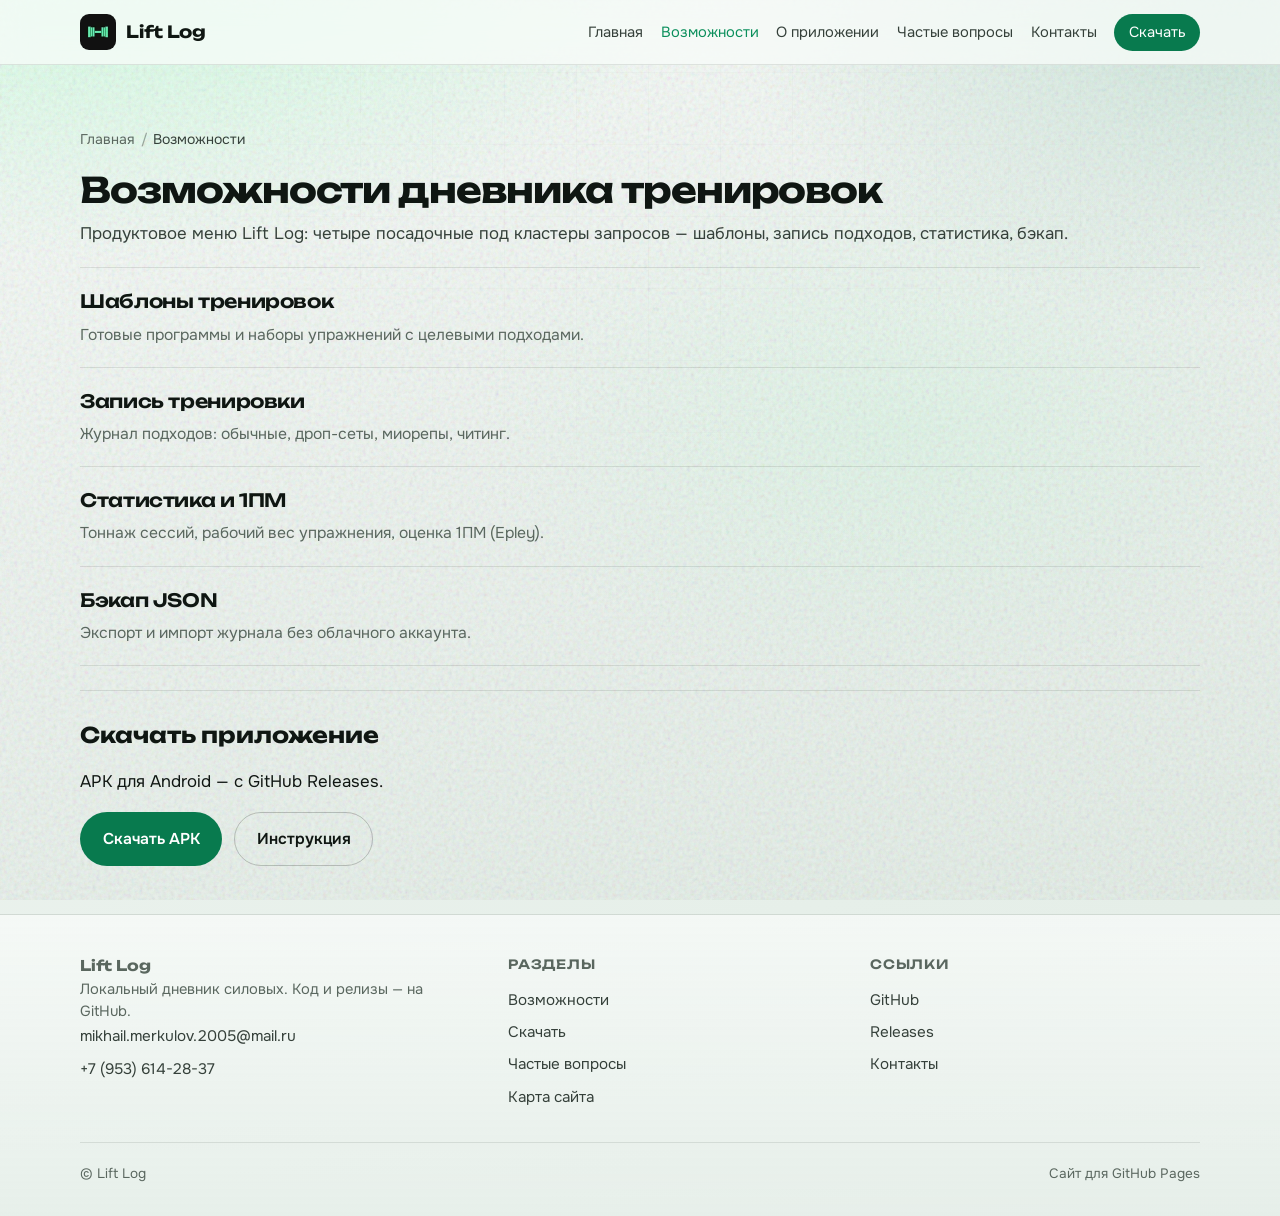
<file: docs/vozmozhnosti.html>
<!DOCTYPE html>
<html lang="ru">
<head>
  <meta charset="utf-8">
  <meta name="viewport" content="width=device-width, initial-scale=1">
  <title>Возможности Lift Log — дневник тренировок Android</title>
  <meta name="description" content="Каталог возможностей Lift Log: шаблоны тренировок, журнал подходов, статистика тоннажа и 1ПМ, JSON-бэкап. Приложение дневник тренировок без аккаунта.">
  <meta name="keywords" content="дневник тренировок в тренажерном зале, дневник тренировок в тренажерном зале приложение">
  <link rel="canonical" href="https://gymjournal.mikhail-flain-2005.workers.dev/vozmozhnosti.html">
  <meta property="og:title" content="Возможности Lift Log — дневник тренировок Android">
  <meta property="og:description" content="Каталог возможностей Lift Log: шаблоны тренировок, журнал подходов, статистика тоннажа и 1ПМ, JSON-бэкап. Приложение дневник тренировок без аккаунта.">
  <meta property="og:type" content="website">
  <meta property="og:url" content="https://gymjournal.mikhail-flain-2005.workers.dev/vozmozhnosti.html">
  <meta property="og:image" content="https://gymjournal.mikhail-flain-2005.workers.dev/assets/screenshot-hero.webp">
  <link rel="icon" href="assets/app_icon.webp" type="image/webp">
  <link rel="stylesheet" href="css/styles.css">

  <!-- Yandex.Metrika counter -->
  <script type="text/javascript">
      (function(m,e,t,r,i,k,a){
          m[i]=m[i]||function(){(m[i].a=m[i].a||[]).push(arguments)};
          m[i].l=1*new Date();
          for (var j = 0; j < document.scripts.length; j++) {if (document.scripts[j].src === r) { return; }}
          k=e.createElement(t),a=e.getElementsByTagName(t)[0],k.async=1,k.src=r,a.parentNode.insertBefore(k,a)
      })(window, document,'script','https://mc.yandex.ru/metrika/tag.js?id=114414257', 'ym');

      ym(114414257, 'init', {ssr:true, webvisor:true, clickmap:true, ecommerce:"dataLayer", referrer: document.referrer, url: location.href, accurateTrackBounce:true, trackLinks:true});
  </script>
  <noscript><div><img src="https://mc.yandex.ru/watch/114414257" style="position:absolute; left:-9999px;" alt="Яндекс.Метрика" /></div></noscript>
  <!-- /Yandex.Metrika counter -->
</head>
<body>
  <a class="skip-link" href="#main">К содержанию</a>
  <header class="site-header">
    <div class="wrap header-inner">
      <a class="logo" href="index.html"><img src="assets/app_icon.webp" width="36" height="36" alt="Lift Log"> Lift Log</a>
      <button class="nav-toggle" type="button" aria-expanded="false" aria-controls="site-nav">Меню</button>
      <nav class="nav" id="site-nav" aria-label="Основная навигация">
        <a href="index.html">Главная</a>
        <a href="vozmozhnosti.html" aria-current="page">Возможности</a>
        <a href="o-prilozhenii.html">О приложении</a>
        <a href="faq.html">Частые вопросы</a>
        <a href="kontakty.html">Контакты</a>
        <a class="nav-cta" href="skachat.html">Скачать</a>
      </nav>
    </div>
  </header>

  <main id="main" class="section-tight">
    <div class="wrap page-hero">
      <nav aria-label="Хлебные крошки">
        <ol class="breadcrumbs">
          <li><a href="index.html">Главная</a></li>
          <li aria-current="page">Возможности</li>
        </ol>
      </nav>
      <h1 class="page-title">Возможности дневника тренировок</h1>
      <p class="lede">Продуктовое меню Lift Log: четыре посадочные под кластеры запросов — шаблоны, запись подходов, статистика, бэкап.</p>
    </div>
    <div class="wrap content catalog reveal">
      <a href="shablony.html">
        <p class="catalog-title">Шаблоны тренировок</p>
        <p>Готовые программы и наборы упражнений с целевыми подходами.</p>
      </a>
      <a href="trenirovka.html">
        <p class="catalog-title">Запись тренировки</p>
        <p>Журнал подходов: обычные, дроп-сеты, миорепы, читинг.</p>
      </a>
      <a href="statistika.html">
        <p class="catalog-title">Статистика и 1ПМ</p>
        <p>Тоннаж сессий, рабочий вес упражнения, оценка 1ПМ (Epley).</p>
      </a>
      <a href="backup.html">
        <p class="catalog-title">Бэкап JSON</p>
        <p>Экспорт и импорт журнала без облачного аккаунта.</p>
      </a>
    </div>
    <div class="wrap cta-band reveal">
      <h2>Скачать приложение</h2>
      <p>APK для Android — с GitHub Releases.</p>
      <div class="cta-row">
        <a class="btn btn-primary" href="https://github.com/rev3nt/GymJournal/releases/latest/download/LiftLog.apk">Скачать APK</a>
        <a class="btn btn-secondary" href="skachat.html">Инструкция</a>
      </div>
    </div>
  </main>

  <footer class="site-footer">
    <div class="wrap footer-grid">
      <div>
        <p class="footer-brand">Lift Log</p>
        <p>Локальный дневник силовых. Код и релизы — на GitHub.</p>
        <ul class="footer-links footer-contacts">
          <li><a href="mailto:mikhail.merkulov.2005@mail.ru">mikhail.merkulov.2005@mail.ru</a></li>
          <li><a href="tel:+79536142837">+7 (953) 614-28-37</a></li>
        </ul>
      </div>
      <div>
        <p class="footer-title">Разделы</p>
        <ul class="footer-links">
          <li><a href="vozmozhnosti.html">Возможности</a></li>
          <li><a href="skachat.html">Скачать</a></li>
          <li><a href="faq.html">Частые вопросы</a></li>
          <li><a href="karta-sajta.html">Карта сайта</a></li>
        </ul>
      </div>
      <div>
        <p class="footer-title">Ссылки</p>
        <ul class="footer-links">
          <li><a href="https://github.com/rev3nt/GymJournal">GitHub</a></li>
          <li><a href="https://github.com/rev3nt/GymJournal/releases/latest">Releases</a></li>
          <li><a href="kontakty.html">Контакты</a></li>
        </ul>
      </div>
    </div>
    <div class="wrap footer-bottom">
      <span>© Lift Log</span>
      <span>Сайт для GitHub Pages</span>
    </div>
  </footer>
  <script src="js/main.js" defer></script>
</body>
</html>
</file>
<file: docs/css/styles.css>
/* Lift Log — marketing site (light athletic editorial) */
@font-face {
  font-family: "Onest";
  font-style: normal;
  font-weight: 400 600;
  font-display: swap;
  src: url("../fonts/onest-cyrillic.woff2") format("woff2");
  unicode-range: U+0301, U+0400-045F, U+0490-0491, U+04B0-04B1, U+2116;
}

@font-face {
  font-family: "Onest";
  font-style: normal;
  font-weight: 400 600;
  font-display: swap;
  src: url("../fonts/onest-latin.woff2") format("woff2");
  unicode-range: U+0000-00FF, U+0131, U+0152-0153, U+02BB-02BC, U+02C6, U+02DA, U+02DC, U+0304, U+0308, U+0329, U+2000-206F, U+20AC, U+2122, U+2191, U+2193, U+2212, U+2215, U+FEFF, U+FFFD;
}

@font-face {
  font-family: "Unbounded";
  font-style: normal;
  font-weight: 600 700;
  font-display: swap;
  src: url("../fonts/unbounded-cyrillic.woff2") format("woff2");
  unicode-range: U+0301, U+0400-045F, U+0490-0491, U+04B0-04B1, U+2116;
}

@font-face {
  font-family: "Unbounded";
  font-style: normal;
  font-weight: 600 700;
  font-display: swap;
  src: url("../fonts/unbounded-latin.woff2") format("woff2");
  unicode-range: U+0000-00FF, U+0131, U+0152-0153, U+02BB-02BC, U+02C6, U+02DA, U+02DC, U+0304, U+0308, U+0329, U+2000-206F, U+20AC, U+2122, U+2191, U+2193, U+2212, U+2215, U+FEFF, U+FFFD;
}

:root {
  --bg: #eef4f0;
  --bg-2: #e2ebe5;
  --surface: #ffffff;
  --ink: #0f1612;
  --ink-soft: #35403a;
  --muted: #5a675f;
  --line: rgba(15, 22, 18, 0.1);
  --accent: #0b8f5c;
  --accent-hover: #087a4e;
  --mint: #7effb2;
  --mint-soft: rgba(126, 255, 178, 0.4);
  --mint-deep: rgba(11, 143, 92, 0.14);
  --app-bg: #1a1a1a;
  --app-fg: #f3f3f3;
  --radius: 14px;
  --max: 1120px;
  --font-display: "Unbounded", system-ui, sans-serif;
  --font-body: "Onest", system-ui, sans-serif;
  --shadow-soft: 0 28px 70px rgba(11, 40, 28, 0.16);
  --shadow-shot: 0 40px 90px rgba(8, 28, 18, 0.28);
  --ease: cubic-bezier(0.22, 1, 0.36, 1);
}

*,
*::before,
*::after {
  box-sizing: border-box;
}

html {
  scroll-behavior: smooth;
  overflow-x: clip;
}

body {
  margin: 0;
  font-family: var(--font-body);
  font-size: 1.05rem;
  line-height: 1.55;
  color: var(--ink);
  background:
    radial-gradient(ellipse 100% 70% at 8% -15%, rgba(126, 255, 178, 0.42), transparent 52%),
    radial-gradient(ellipse 80% 55% at 96% 0%, rgba(11, 143, 92, 0.14), transparent 48%),
    radial-gradient(ellipse 60% 40% at 70% 35%, rgba(126, 255, 178, 0.1), transparent 55%),
    linear-gradient(165deg, #f8fcf9 0%, var(--bg) 38%, #e6efe9 72%, var(--bg-2) 100%);
  min-height: 100vh;
  display: flex;
  flex-direction: column;
}

body > main {
  flex: 1 0 auto;
}

body::before {
  content: "";
  position: fixed;
  inset: 0;
  pointer-events: none;
  z-index: 0;
  opacity: 0.42;
  background-image: url("data:image/svg+xml,%3Csvg viewBox='0 0 256 256' xmlns='http://www.w3.org/2000/svg'%3E%3Cfilter id='n'%3E%3CfeTurbulence type='fractalNoise' baseFrequency='0.9' numOctaves='4' stitchTiles='stitch'/%3E%3C/filter%3E%3Crect width='100%25' height='100%25' filter='url(%23n)' opacity='0.5'/%3E%3C/svg%3E");
  mix-blend-mode: multiply;
}

body::after {
  content: "";
  position: fixed;
  inset: 0;
  pointer-events: none;
  z-index: 0;
  opacity: 0.045;
  background-image:
    linear-gradient(rgba(15, 22, 18, 0.35) 1px, transparent 1px),
    linear-gradient(90deg, rgba(15, 22, 18, 0.35) 1px, transparent 1px);
  background-size: 72px 72px;
  mask-image: radial-gradient(ellipse 80% 60% at 50% 20%, #000 20%, transparent 75%);
}

a {
  color: var(--accent);
  text-decoration-thickness: 1px;
  text-underline-offset: 0.18em;
}

a:hover {
  color: var(--accent-hover);
}

img {
  max-width: 100%;
  height: auto;
  display: block;
}

.skip-link {
  position: absolute;
  left: -999px;
  top: 0;
  background: var(--ink);
  color: #fff;
  padding: 0.6rem 1rem;
  z-index: 100;
}

.skip-link:focus {
  left: 1rem;
  top: 1rem;
}

.wrap {
  width: min(100% - 2rem, var(--max));
  margin-inline: auto;
  position: relative;
  z-index: 1;
}

/* Header */
.site-header {
  position: sticky;
  top: 0;
  z-index: 50;
  backdrop-filter: blur(16px) saturate(1.2);
  background: rgba(248, 252, 249, 0.78);
  border-bottom: 1px solid var(--line);
}

.header-inner {
  position: relative;
  display: flex;
  align-items: center;
  justify-content: space-between;
  gap: 1rem;
  padding: 0.85rem 0;
}

.logo {
  display: inline-flex;
  align-items: center;
  gap: 0.65rem;
  text-decoration: none;
  color: var(--ink);
  font-family: var(--font-display);
  font-weight: 700;
  font-size: 1.05rem;
  letter-spacing: -0.02em;
}

.logo img {
  width: 36px;
  height: 36px;
  border-radius: 9px;
}

.nav {
  display: flex;
  align-items: center;
  gap: 0.15rem 1.1rem;
  flex-wrap: wrap;
}

.nav a {
  text-decoration: none;
  color: var(--ink-soft);
  font-size: 0.92rem;
  font-weight: 400;
  padding: 0.35rem 0;
}

.nav a:hover,
.nav a[aria-current="page"] {
  color: var(--accent);
}

.nav-cta {
  display: inline-flex;
  align-items: center;
  padding: 0.45rem 0.9rem !important;
  border-radius: 999px;
  background: #087a4e;
  color: #fff !important;
  text-decoration: none !important;
}

.nav-cta:hover {
  background: #06643f;
  color: #fff !important;
}

.nav-toggle {
  display: none;
  border: 1px solid var(--line);
  background: var(--surface);
  border-radius: 10px;
  padding: 0.45rem 0.7rem;
  font: inherit;
  cursor: pointer;
  color: var(--ink);
}

@media (max-width: 860px) {
  .nav-toggle {
    display: inline-flex;
  }

  .nav {
    display: none;
    position: absolute;
    left: 1rem;
    right: 1rem;
    top: calc(100% + 0.35rem);
    flex-direction: column;
    align-items: stretch;
    gap: 0;
    padding: 0.75rem;
    background: var(--surface);
    border: 1px solid var(--line);
    border-radius: var(--radius);
    box-shadow: var(--shadow-soft);
  }

  .nav.is-open {
    display: flex;
  }

  .nav a {
    padding: 0.7rem 0.55rem;
    border-bottom: 1px solid var(--line);
  }

  .nav a:last-child {
    border-bottom: 0;
  }

  .nav-cta {
    justify-content: center;
    margin-top: 0.35rem;
  }
}

/* Buttons */
.btn {
  display: inline-flex;
  align-items: center;
  justify-content: center;
  gap: 0.4rem;
  padding: 0.85rem 1.35rem;
  border-radius: 999px;
  font-weight: 600;
  font-size: 0.98rem;
  text-decoration: none;
  border: 1.5px solid transparent;
  transition: transform 0.25s var(--ease), background 0.2s, color 0.2s, border-color 0.2s;
}

.btn:hover {
  transform: translateY(-1px);
}

.btn-primary {
  background: #087a4e;
  color: #fff;
}

.btn-primary:hover {
  background: #06643f;
  color: #fff;
}

.btn-secondary {
  background: transparent;
  color: var(--ink);
  border-color: rgba(18, 24, 20, 0.22);
}

.btn-secondary:hover {
  border-color: var(--accent);
  color: var(--accent);
}

.cta-row {
  display: flex;
  flex-wrap: wrap;
  gap: 0.75rem;
}

/* Hero */
.hero {
  position: relative;
  padding: 2.75rem 0 4rem;
  min-height: min(92vh, 880px);
  display: grid;
  align-items: center;
  overflow: clip;
}

.hero--bleed {
  isolation: isolate;
}

.hero-plane {
  position: absolute;
  inset: 0;
  z-index: 0;
  background:
    linear-gradient(105deg, transparent 42%, rgba(15, 22, 18, 0.04) 42%, rgba(15, 22, 18, 0.07) 100%),
    radial-gradient(ellipse 55% 80% at 88% 45%, rgba(126, 255, 178, 0.35), transparent 60%),
    radial-gradient(ellipse 40% 50% at 70% 10%, var(--mint-deep), transparent 70%);
  pointer-events: none;
}

.hero-plane::after {
  content: "";
  position: absolute;
  right: -8%;
  top: 8%;
  width: min(58%, 620px);
  height: min(78%, 720px);
  border-radius: 48% 52% 45% 55% / 42% 48% 52% 58%;
  background: radial-gradient(circle at 40% 40%, rgba(126, 255, 178, 0.55), rgba(11, 143, 92, 0.12) 55%, transparent 72%);
  filter: blur(2px);
  animation: blob-drift 14s var(--ease) infinite alternate;
}

@keyframes blob-drift {
  from {
    transform: translate(0, 0) scale(1);
  }
  to {
    transform: translate(-3%, 4%) scale(1.05);
  }
}

.hero-grid {
  display: grid;
  grid-template-columns: minmax(0, 1.05fr) minmax(0, 0.95fr);
  gap: clamp(1.5rem, 4vw, 3.25rem);
  align-items: center;
  position: relative;
  z-index: 1;
}

.brand-mark {
  font-family: var(--font-display);
  font-weight: 700;
  font-size: clamp(2.75rem, 6.5vw, 4.6rem);
  letter-spacing: -0.045em;
  line-height: 0.98;
  margin: 0 0 1.1rem;
  color: var(--ink);
}

.brand-mark span {
  color: var(--accent);
  position: relative;
}

.brand-mark span::after {
  content: "";
  position: absolute;
  left: 0;
  right: 0;
  bottom: 0.08em;
  height: 0.18em;
  background: linear-gradient(90deg, var(--mint), transparent);
  opacity: 0.55;
  z-index: -1;
  border-radius: 2px;
}

.hero h1 {
  font-family: var(--font-display);
  font-weight: 600;
  font-size: clamp(1.35rem, 2.6vw, 1.9rem);
  letter-spacing: -0.03em;
  line-height: 1.25;
  margin: 0 0 0.9rem;
  max-width: 22ch;
  color: var(--ink);
}

.hero-lead {
  margin: 0 0 1.75rem;
  max-width: 38ch;
  color: var(--ink-soft);
  font-size: 1.1rem;
  line-height: 1.55;
}

.hero-visual {
  position: relative;
  display: flex;
  justify-content: center;
  align-items: center;
  min-height: 480px;
}

.hero-visual::before {
  content: "";
  position: absolute;
  width: min(100%, 460px);
  aspect-ratio: 1;
  border-radius: 50%;
  background: radial-gradient(circle, var(--mint-soft), transparent 68%);
  z-index: 0;
  filter: blur(8px);
}

.hero-shot {
  position: relative;
  z-index: 1;
  width: min(100%, 340px);
  height: auto;
  border-radius: 36px;
  box-shadow: var(--shadow-shot), 0 0 0 1px rgba(255, 255, 255, 0.06);
  animation: phone-float 5.5s var(--ease) infinite;
}

/* Legacy phone frame (inner pages / fallback) */
.phone-frame {
  position: relative;
  z-index: 1;
  width: min(100%, 280px);
  border-radius: 36px;
  padding: 10px;
  background: linear-gradient(160deg, #2a2a2a, #111);
  box-shadow: var(--shadow-soft), 0 0 0 1px rgba(255, 255, 255, 0.08) inset;
}

.phone-screen {
  border-radius: 28px;
  overflow: hidden;
  background: var(--app-bg);
}

.phone-screen img,
.phone-screen svg {
  width: 100%;
  height: auto;
  display: block;
}

@keyframes phone-float {
  0%,
  100% {
    transform: translateY(0);
  }
  50% {
    transform: translateY(-12px);
  }
}

.hero-copy > * {
  animation: rise-in 0.85s var(--ease) forwards;
}

.hero-copy > *:nth-child(1) {
  animation-delay: 0.05s;
}
.hero-copy > *:nth-child(2) {
  animation-delay: 0.18s;
}
.hero-copy > *:nth-child(3) {
  animation-delay: 0.3s;
}
.hero-copy > *:nth-child(4) {
  animation-delay: 0.42s;
}

@keyframes rise-in {
  from {
    transform: translateY(18px);
  }
  to {
    transform: none;
  }
}

@media (max-width: 900px) {
  .hero {
    min-height: auto;
    padding: 1.5rem 0 2.75rem;
  }

  .hero-grid {
    grid-template-columns: 1fr;
    gap: 1.75rem;
  }

  .hero-visual {
    order: 0;
    min-height: 0;
  }

  .hero-shot {
    width: min(100%, 220px);
  }

  .hero-copy {
    order: -1;
  }

  .hero-lead {
    font-size: 0.98rem;
  }

  .hero h1 {
    font-size: clamp(1.55rem, 6vw, 2rem);
  }

  .hero-plane::after {
    width: 100%;
    height: 55%;
    right: -12%;
    top: -5%;
    opacity: 0.85;
  }
}

/* Secondary visual moments */
.moments {
  padding-top: 1rem;
}

.shot-row {
  display: grid;
  grid-template-columns: repeat(3, minmax(0, 1fr));
  gap: clamp(1rem, 3vw, 2rem);
  align-items: end;
}

.shot-card {
  margin: 0;
  text-align: center;
}

.shot-card img {
  width: 100%;
  max-width: 260px;
  margin-inline: auto;
  border-radius: 28px;
  box-shadow: var(--shadow-soft);
  transition: transform 0.45s var(--ease);
}

.shot-card--offset {
  transform: translateY(-1.25rem);
}

.shot-card--offset img {
  max-width: 280px;
  box-shadow: var(--shadow-shot);
}

.shot-card figcaption {
  margin-top: 0.85rem;
  font-family: var(--font-display);
  font-size: 0.85rem;
  font-weight: 600;
  letter-spacing: -0.02em;
  color: var(--ink-soft);
}

.shot-card:hover img {
  transform: translateY(-6px);
}

@media (max-width: 800px) {
  .shot-row {
    grid-template-columns: 1fr;
    justify-items: center;
    gap: 2rem;
  }

  .shot-card--offset {
    transform: none;
  }

  .shot-card img,
  .shot-card--offset img {
    max-width: 220px;
  }
}

.page-shot {
  margin: 0 auto 2.25rem;
  display: flex;
  justify-content: center;
}

.page-shot-img {
  width: min(100%, 280px);
  border-radius: 32px;
  box-shadow: var(--shadow-soft);
}

.download-strip {
  position: relative;
}

.download-strip::before {
  content: "";
  position: absolute;
  inset: 12% 0;
  background: linear-gradient(90deg, transparent, rgba(126, 255, 178, 0.18), transparent);
  pointer-events: none;
  z-index: 0;
}

/* Sections */
.section {
  padding: 3.5rem 0;
  position: relative;
  z-index: 1;
}

.section-tight {
  padding: 2rem 0 3rem;
}

.section-head {
  max-width: 40rem;
  margin-bottom: 1.85rem;
}

.section-head h2,
.page-title,
.content h2,
.content h3 {
  font-family: var(--font-display);
  letter-spacing: -0.03em;
  line-height: 1.2;
}

.section-head h2,
.page-title {
  font-size: clamp(1.6rem, 3.2vw, 2.2rem);
  margin: 0 0 0.65rem;
}

.section-head p,
.lede {
  margin: 0;
  color: var(--ink-soft);
  font-size: 1.05rem;
}

.band {
  border-top: 1px solid var(--line);
  background: linear-gradient(180deg, rgba(255, 255, 255, 0.35), transparent 40%);
}

.feature-list {
  list-style: none;
  margin: 0;
  padding: 0;
  display: grid;
  gap: 0;
}

.feature-list li {
  display: grid;
  grid-template-columns: auto 1fr;
  gap: 1rem 1.35rem;
  padding: 1.45rem 0;
  border-bottom: 1px solid var(--line);
  align-items: start;
  transition: background 0.25s var(--ease);
}

.feature-list li:first-child {
  border-top: 1px solid var(--line);
}

.feature-list li:hover {
  background: linear-gradient(90deg, rgba(126, 255, 178, 0.12), transparent 55%);
}

.feature-num {
  font-family: var(--font-display);
  font-size: 0.85rem;
  font-weight: 700;
  color: var(--accent);
  padding-top: 0.2rem;
  min-width: 2ch;
}

.feature-list h3 {
  margin: 0 0 0.35rem;
  font-size: 1.18rem;
}

.feature-list p {
  margin: 0;
  color: var(--ink-soft);
}

.feature-list a {
  font-weight: 600;
  text-decoration: none;
}

.link-row {
  display: flex;
  flex-wrap: wrap;
  gap: 0.75rem 1.5rem;
  margin-top: 1.5rem;
}

.link-row a {
  font-weight: 600;
  text-decoration: none;
}

/* Editorial page layout */
.page-hero {
  padding: 2rem 0 1.25rem;
}

.breadcrumbs {
  display: flex;
  flex-wrap: wrap;
  gap: 0.35rem;
  list-style: none;
  margin: 0 0 1.1rem;
  padding: 0;
  font-size: 0.88rem;
  color: var(--muted);
}

.breadcrumbs a {
  color: var(--muted);
  text-decoration: none;
}

.breadcrumbs li:not(:last-child)::after {
  content: "/";
  margin-left: 0.35rem;
  opacity: 0.55;
}

.breadcrumbs [aria-current="page"] {
  color: var(--ink-soft);
}

.prose-block {
  margin-bottom: 1.75rem;
  padding-bottom: 1.75rem;
  border-bottom: 1px solid var(--line);
}

.prose-block:last-of-type {
  border-bottom: 0;
}

.prose-block h2 {
  font-size: 1.35rem;
  margin: 0 0 0.65rem;
}

.prose-block h3 {
  font-size: 1.1rem;
  margin: 1.1rem 0 0.45rem;
}

.prose-block p,
.prose-block li {
  color: var(--ink-soft);
}

.prose-block ul,
.prose-block ol {
  padding-left: 1.15rem;
}

.cta-band {
  margin-top: 1.5rem;
  padding: 1.75rem 0 0;
  border-top: 1px solid var(--line);
}

.cta-band h2 {
  font-family: var(--font-display);
  font-size: 1.35rem;
  margin: 0 0 1rem;
}

.catalog {
  display: grid;
  gap: 0;
}

.catalog > a {
  display: block;
  padding: 1.25rem 0;
  border-bottom: 1px solid var(--line);
  text-decoration: none;
  color: inherit;
  transition: background 0.25s var(--ease), padding-left 0.25s var(--ease);
}

.catalog > a:first-child {
  border-top: 1px solid var(--line);
}

.catalog > a:hover {
  background: linear-gradient(90deg, rgba(126, 255, 178, 0.14), transparent 60%);
  padding-left: 0.5rem;
}

.catalog .catalog-title {
  margin: 0;
  font-family: var(--font-display);
  font-size: 1.15rem;
  letter-spacing: -0.02em;
  color: var(--ink);
}

.catalog p:not(.catalog-title) {
  margin: 0.35rem 0 0;
  font-size: 0.98rem;
  color: var(--muted);
}

.sitemap-tree {
  list-style: none;
  margin: 0;
  padding: 0;
  font-size: 1.02rem;
}

.sitemap-tree li {
  margin: 0.45rem 0;
}

.sitemap-tree ul {
  list-style: none;
  margin: 0.35rem 0 0.75rem;
  padding-left: 1.25rem;
  border-left: 2px solid rgba(11, 143, 92, 0.25);
}

.sitemap-tree a {
  text-decoration: none;
  font-weight: 400;
}

.contact-list {
  list-style: none;
  margin: 0;
  padding: 0;
}

.contact-list li {
  display: grid;
  gap: 0.25rem;
  padding: 1rem 0;
  border-bottom: 1px solid var(--line);
}

.contact-list li:first-child {
  border-top: 1px solid var(--line);
}

.contact-list strong {
  font-family: var(--font-display);
  font-size: 0.85rem;
  letter-spacing: -0.02em;
  color: var(--muted);
}

.contact-list a {
  font-weight: 600;
  text-decoration: none;
  word-break: break-all;
}

.steps {
  margin: 0.75rem 0 0;
  padding-left: 1.25rem;
  color: var(--ink-soft);
}

.steps li + li {
  margin-top: 0.45rem;
}

.faq details {
  border-bottom: 1px solid var(--line);
  padding: 1rem 0;
}

.faq details:first-of-type {
  border-top: 1px solid var(--line);
}

.faq summary {
  cursor: pointer;
  font-weight: 600;
  font-family: var(--font-display);
  font-size: 1rem;
  letter-spacing: -0.02em;
  list-style: none;
}

.faq summary::-webkit-details-marker {
  display: none;
}

.faq summary::after {
  content: "+";
  float: right;
  color: var(--accent);
  font-weight: 700;
}

.faq details[open] summary::after {
  content: "–";
}

.faq details p {
  margin: 0.75rem 0 0.25rem;
  color: var(--ink-soft);
}

.reveal {
  transition: opacity 0.7s var(--ease), transform 0.7s var(--ease);
}

.reveal.is-pending:not(.is-visible) {
  opacity: 0;
  transform: translateY(22px);
}

.reveal.is-visible {
  opacity: 1;
  transform: none;
}

/* Error / 404 */
.error-page {
  display: flex;
  align-items: center;
  padding: 3rem 0 4rem;
}

.error-page .page-hero {
  padding: 0;
  max-width: 36rem;
}

.error-page .page-title {
  margin-bottom: 1rem;
}

.error-page .lede {
  margin: 0 0 1.75rem;
  max-width: 32rem;
}

.error-page .cta-row {
  margin-top: 0.25rem;
}

/* Footer */
.site-footer {
  margin-top: auto;
  flex-shrink: 0;
  border-top: 1px solid var(--line);
  padding: 2.5rem 0 2rem;
  position: relative;
  z-index: 1;
  background: linear-gradient(180deg, rgba(255, 255, 255, 0.55), rgba(232, 240, 235, 0.7));
}

.footer-grid {
  display: grid;
  grid-template-columns: 1.2fr 1fr 1fr;
  gap: 2rem;
}

.footer-brand {
  font-family: var(--font-display);
  font-weight: 700;
  font-size: 1.1rem;
  margin: 0 0 0.5rem;
}

.site-footer p {
  margin: 0;
  color: var(--muted);
  font-size: 0.92rem;
}

.footer-contacts {
  margin-top: 0.85rem;
}

.footer-contacts a {
  overflow-wrap: anywhere;
}

.site-footer .footer-title {
  font-family: var(--font-display);
  font-size: 0.8rem;
  text-transform: uppercase;
  letter-spacing: 0.06em;
  margin: 0 0 0.75rem;
  color: var(--muted);
}

.footer-links {
  list-style: none;
  margin: 0;
  padding: 0;
}

.footer-links a {
  text-decoration: none;
  color: var(--ink-soft);
  font-size: 0.95rem;
}

.footer-links li + li {
  margin-top: 0.4rem;
}

.footer-links a:hover {
  color: var(--accent);
}

.footer-bottom {
  margin-top: 2rem;
  padding-top: 1.25rem;
  border-top: 1px solid var(--line);
  font-size: 0.85rem;
  color: var(--muted);
  display: flex;
  flex-wrap: wrap;
  gap: 0.5rem 1.25rem;
  justify-content: space-between;
}

@media (max-width: 720px) {
  .footer-grid {
    grid-template-columns: 1fr;
    gap: 1.5rem;
  }
}

@media (prefers-reduced-motion: reduce) {
  html {
    scroll-behavior: auto;
  }

  .hero-copy > *,
  .hero-shot,
  .hero-plane::after,
  .reveal {
    animation: none !important;
    transition: none !important;
    opacity: 1 !important;
    transform: none !important;
  }
}
</file>
